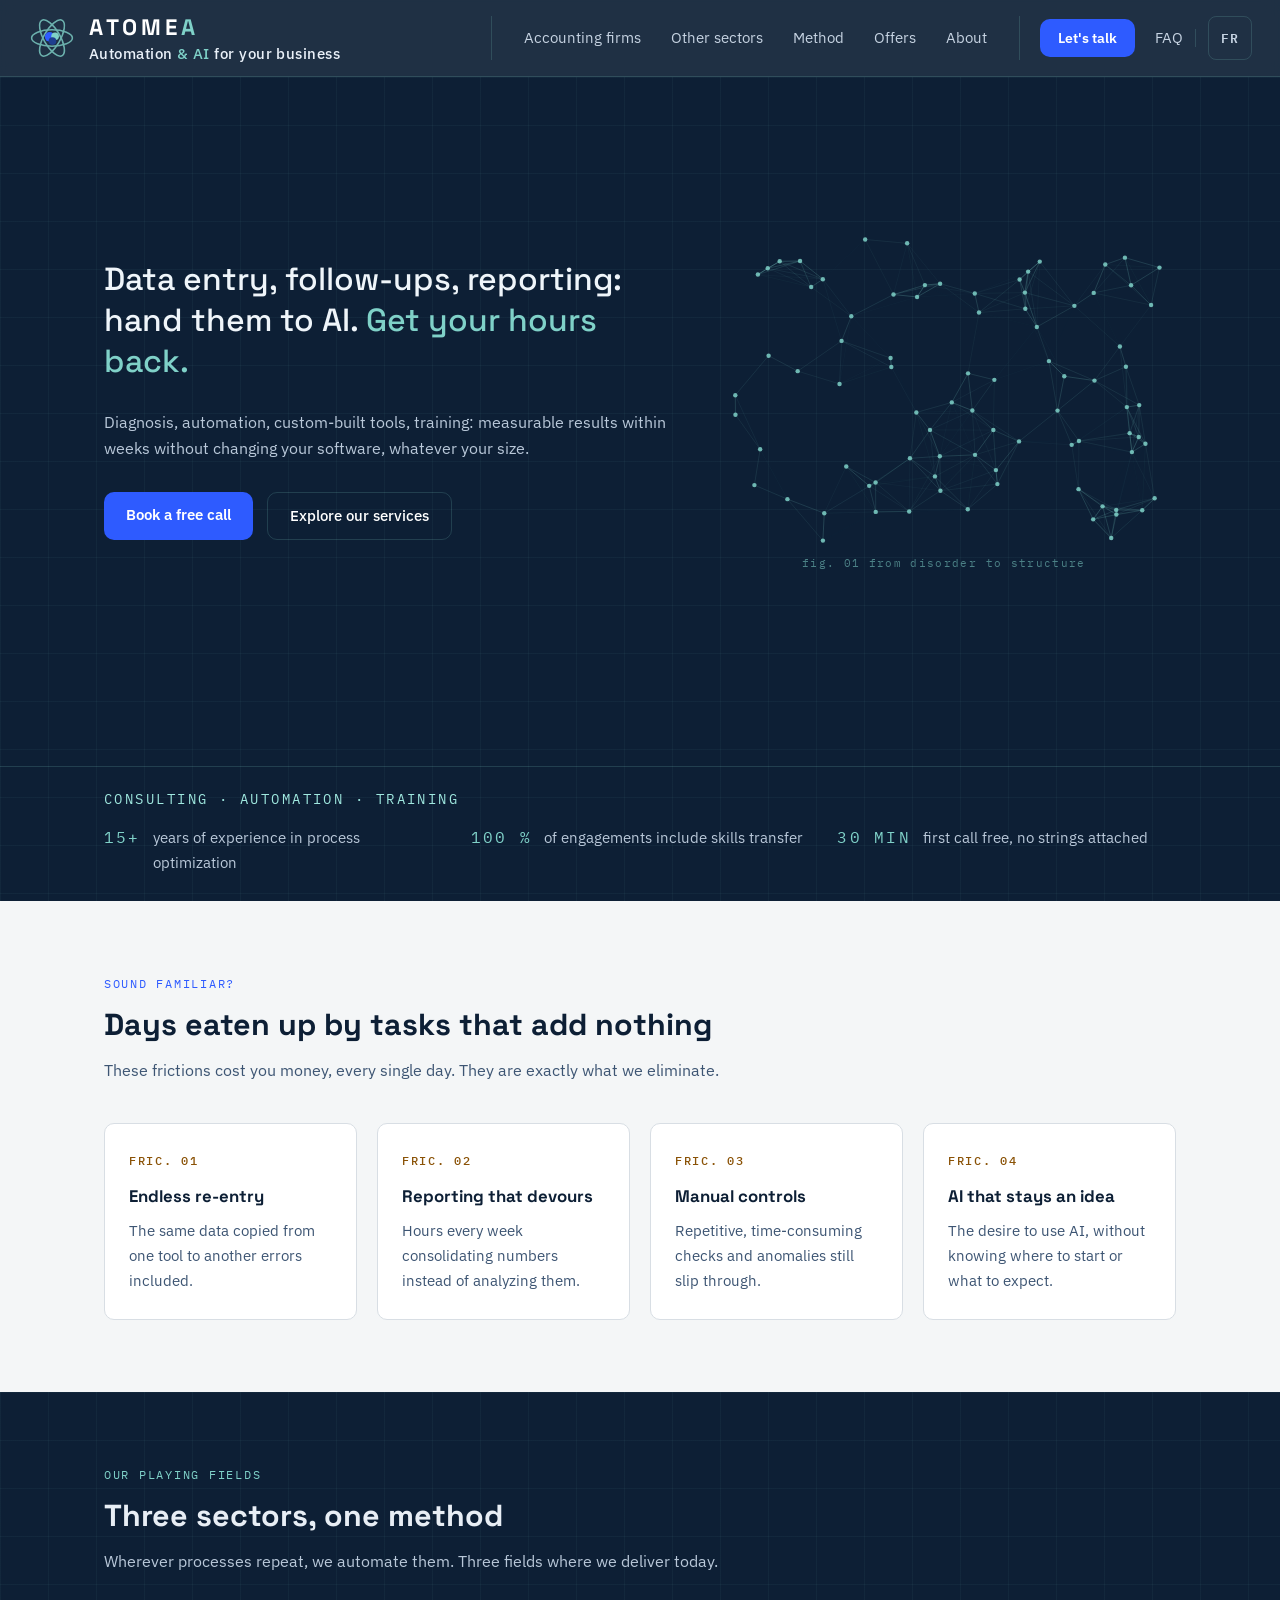
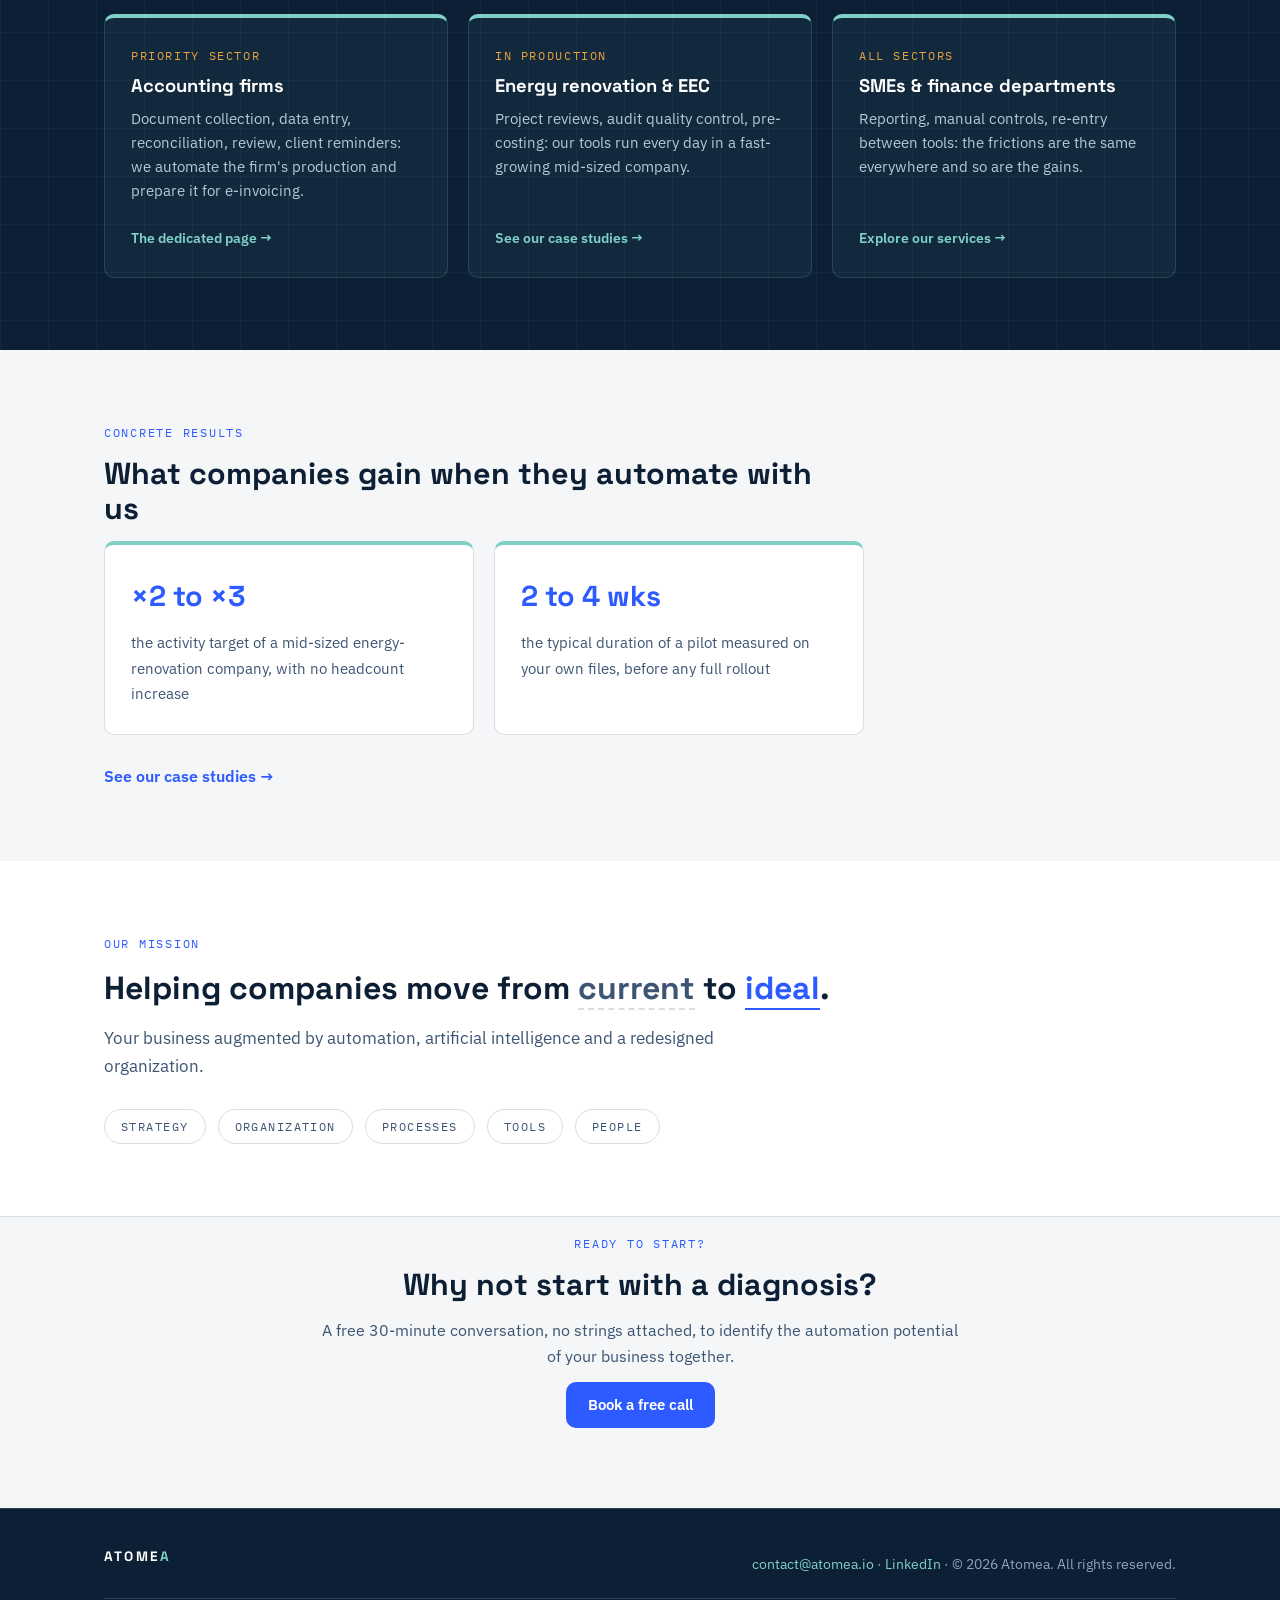
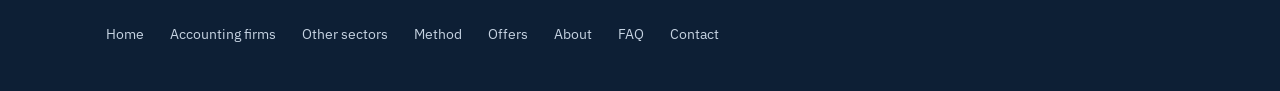
<file: index.html>
<!DOCTYPE html>
<html lang="fr">
<head>
<meta charset="UTF-8">
<meta name="viewport" content="width=device-width, initial-scale=1.0">
<title>Atomea Conseil, automatisation & IA d'entreprise</title>
<meta name="description" content="Atomea accompagne les entreprises dans la transformation de leur organisation grâce à l'automatisation et à l'intelligence artificielle. Conseil, outils sur mesure, formation.">
<!-- Open Graph mettre à jour og:url et og:image lors du passage au domaine custom -->
<meta property="og:type" content="website">
<meta property="og:title" content="Atomea Conseil, automatisation & IA d'entreprise">
<meta property="og:description" content="Saisie, relances, reporting : déléguez ça à l'IA. Diagnostic, automatisation, outils sur mesure, formation des résultats mesurables en quelques semaines.">
<meta property="og:url" content="https://atomea.io/index.html">
<meta property="og:image" content="https://atomea.io/og-image.png">
<meta name="twitter:card" content="summary_large_image">
<link rel="icon" type="image/png" href="logo.png?v=1">
<link rel="apple-touch-icon" href="logo.png">
<link rel="preconnect" href="https://fonts.googleapis.com">
<link rel="preconnect" href="https://fonts.gstatic.com" crossorigin>
<link href="https://fonts.googleapis.com/css2?family=Space+Grotesk:wght@400;500;700&family=IBM+Plex+Sans:wght@400;500;600&family=IBM+Plex+Mono:wght@400;500&display=swap" rel="stylesheet">
<link rel="stylesheet" href="styles.css?v=20260720b">
</head>
<body>

<header>
  <div class="wrap nav">
    <a class="logo" href="index.html" aria-label="Atomea accueil"><svg class="logo-mark" viewBox="0 0 40 40" fill="none" aria-hidden="true"><g class="orbits" stroke="#7FD1C8" stroke-width="1.3" opacity=".8"><ellipse cx="20" cy="20" rx="17" ry="6.8"/><ellipse cx="20" cy="20" rx="17" ry="6.8" transform="rotate(60 20 20)"/><ellipse cx="20" cy="20" rx="17" ry="6.8" transform="rotate(120 20 20)"/></g><circle cx="18" cy="19" r="4" fill="#2E5BFF"/><circle cx="22.6" cy="18.6" r="3.2" fill="#7FD1C8"/><circle cx="20.4" cy="22.6" r="3.2" fill="#1E3E8F"/></svg><span class="logo-stack"><span class="logo-word">ATOME<span class="logo-accent">A</span></span><span class="logo-tag" data-i18n-html="logo_tag">Automatisation <em>& IA</em> pour votre entreprise</span></span></a>
    <div class="nav-right">
      <nav class="nav-links" aria-label="Navigation">
        <a href="experts-comptables.html"><span data-i18n="nav_ec">Experts-comptables</span></a>
        <a href="realisations.html"><span data-i18n="nav_cases">Autres secteurs</span></a>
        <a href="methode.html"><span data-i18n="nav_method">Méthode</span></a>
        <a href="services.html"><span data-i18n="nav_services">Offres</span></a>
        <a href="apropos.html"><span data-i18n="nav_about">À propos</span></a>
      </nav>
      <a class="cta-btn small" href="diagnostic.html" data-i18n="nav_cta">Échangeons</a>
      <button class="menu-btn" id="menu-btn" aria-label="Menu" aria-expanded="false"><span></span><span></span><span></span></button>
      <div class="lang-group"><a href="faq.html" class="faq-link">FAQ</a><span class="nav-sep" aria-hidden="true"></span><button class="lang-flag" id="lang-flag" aria-label="Switch to English">EN</button></div>
    </div>
  </div>
</header>

<nav class="mobile-nav" id="mobile-nav" aria-label="Navigation mobile">
  <a class="active" href="index.html" data-i18n="foot_home">Accueil</a>
  <a href="experts-comptables.html" data-i18n="nav_ec">Experts-comptables</a>
  <a href="realisations.html" data-i18n="nav_cases">Autres secteurs</a>
  <a href="methode.html" data-i18n="nav_method">Méthode</a>
  <a href="services.html" data-i18n="nav_services">Offres</a>
  <a href="apropos.html" data-i18n="nav_about">À propos</a>
  <a href="faq.html">FAQ</a>
  <a class="cta-btn" href="diagnostic.html" data-i18n="nav_cta">Échangeons</a>
</nav>

<main>

<!-- HERO -->
<div class="blueprint hero" id="top">
  <div class="wrap hero-grid">
    <div>
      <h1 data-i18n-html="hero_title">Saisie, relances, reporting : déléguez ça à l'IA. <em>Récupérez vos heures.</em></h1>
      <p data-i18n="hero_sub">Diagnostic, automatisation, outils sur mesure, formation : des résultats mesurables en quelques semaines sans changer vos logiciels, quelle que soit votre taille.</p>
      <div class="hero-ctas">
        <a class="cta-btn" href="diagnostic.html" data-i18n="hero_cta1">Réserver un échange gratuit</a>
        <a class="cta-ghost" href="services.html" data-i18n="hero_cta2">Découvrir nos services</a>
      </div>
    </div>
    <div>
      <canvas id="particles" aria-hidden="true"></canvas>
      <div class="hero-canvas-label" data-i18n="hero_canvas">fig. 01 du désordre à la structure</div>
    </div>
    <div class="hero-proof">
      <div class="hero-domains"><span class="mono" data-i18n="hero_eyebrow">Conseil · Automatisation · Formation</span></div>
      <div class="proof"><span class="mono">15+</span><span data-i18n="pr1">années d'expérience en optimisation de processus</span></div>
      <div class="proof"><span class="mono">100&nbsp;%</span><span data-i18n="pr2">des missions avec transfert de compétences inclus</span></div>
      <div class="proof"><span class="mono">30&nbsp;min</span><span data-i18n="pr3">de premier échange gratuit et sans engagement</span></div>
    </div>
  </div>
</div>

<!-- FRICTIONS -->
<section id="frictions">
  <div class="wrap">
    <span class="mono eyebrow" data-i18n="fric_eyebrow">Vous reconnaissez-vous ?</span>
    <h2 data-i18n="fric_title">Des journées mangées par des tâches qui n'apportent rien</h2>
    <p class="lead" data-i18n="fric_lead">Ces frictions coûtent cher, tous les jours. Ce sont exactement celles que nous éliminons.</p>
    <div class="cards-4">
      <div class="friction"><span class="mono" data-i18n="fric1_tag">friction 01</span><strong data-i18n="fric1_t">La ressaisie permanente</strong><p data-i18n="fric1_p">Les mêmes données copiées d'un outil à l'autre, avec les erreurs qui vont avec.</p></div>
      <div class="friction"><span class="mono" data-i18n="fric2_tag">friction 02</span><strong data-i18n="fric2_t">Le reporting qui dévore</strong><p data-i18n="fric2_p">Des heures chaque semaine à consolider des chiffres au lieu de les analyser.</p></div>
      <div class="friction"><span class="mono" data-i18n="fric3_tag">friction 03</span><strong data-i18n="fric3_t">Les contrôles manuels</strong><p data-i18n="fric3_p">Des vérifications répétitives, chronophages et pourtant des anomalies qui passent.</p></div>
      <div class="friction"><span class="mono" data-i18n="fric4_tag">friction 04</span><strong data-i18n="fric4_t">L'IA qui reste une idée</strong><p data-i18n="fric4_p">L'envie d'utiliser l'IA, sans savoir par où commencer ni quoi en attendre concrètement.</p></div>
    </div>
  </div>
</section>

<!-- NOS TERRAINS -->
<div class="blueprint" id="terrains">
  <section>
  <div class="wrap">
    <span class="mono eyebrow" data-i18n="ter_eyebrow">Nos terrains</span>
    <h2 data-i18n="ter_title">Trois terrains, une même méthode</h2>
    <p class="lead" data-i18n="ter_lead">Partout où des processus se répètent, nous les automatisons. Trois terrains où nous livrons aujourd'hui.</p>
    <div class="terrains-grid">
      <a class="terrain" href="experts-comptables.html">
        <span class="mono" data-i18n="ter1_tag">secteur prioritaire</span>
        <h3 data-i18n="ter1_t">Cabinets d'expertise comptable</h3>
        <p data-i18n="ter1_p">Collecte des pièces, saisie, lettrage, révision, relances clients : nous automatisons la production du cabinet et le préparons à la facturation électronique.</p>
        <span class="go" data-i18n="ter1_go">La page dédiée →</span>
      </a>
      <a class="terrain" href="realisations.html">
        <span class="mono" data-i18n="ter2_tag">en production</span>
        <h3 data-i18n="ter2_t">Rénovation énergétique & CEE</h3>
        <p data-i18n="ter2_p">Revues de projets, contrôle qualité des audits, pré-chiffrage : nos outils tournent chaque jour chez une entreprise de taille moyenne en pleine croissance.</p>
        <span class="go" data-i18n="ter2_go">Voir les réalisations →</span>
      </a>
      <a class="terrain" href="services.html">
        <span class="mono" data-i18n="ter3_tag">tous secteurs</span>
        <h3 data-i18n="ter3_t">PME & directions financières</h3>
        <p data-i18n="ter3_p">Reporting, contrôles manuels, ressaisie entre outils : les frictions sont les mêmes partout et les gains aussi.</p>
        <span class="go" data-i18n="ter3_go">Découvrir nos services →</span>
      </a>
    </div>
  </div>
  </section>
</div>

<!-- RÉSULTATS -->
<section id="resultats">
  <div class="wrap">
    <span class="mono eyebrow" data-i18n="res_eyebrow">Résultats concrets</span>
    <h2 data-i18n="res_title">Ce que gagnent les entreprises qui automatisent avec nous</h2>
    <div class="results-grid cols-2">
      <div class="result-card"><span class="big" data-i18n="res2_n">×2 à ×3</span><p data-i18n="res2">c'est l'objectif d'activité d'une entreprise de taille moyenne de la rénovation énergétique, à effectif constant</p></div>
      <div class="result-card"><span class="big" data-i18n="res3_n">2 à 4 sem.</span><p data-i18n="res3">c'est le délai type d'un pilote mesuré sur vos propres dossiers, avant tout déploiement</p></div>
    </div>
    <a class="results-link" href="realisations.html" data-i18n="res_link">Voir les réalisations →</a>
  </div>
</section>

<!-- MISSION -->
<section class="mission" id="mission">
  <div class="wrap">
    <span class="mono eyebrow" data-i18n="mi_eyebrow">Notre mission</span>
    <p class="mission-text" data-i18n-html="mi_text">Aider les entreprises à passer de <span class="from">l'actuel</span> à <span class="to">l'idéal</span>.</p>
    <p class="mission-sub" data-i18n="mi_sub">Votre entreprise augmentée par l'automatisation, l'intelligence artificielle et une organisation repensée.</p>
    <div class="mission-levers">
      <span class="lever" data-i18n="mi_lever1">Stratégie</span>
      <span class="lever" data-i18n="mi_lever3">Organisation</span>
      <span class="lever" data-i18n="mi_lever4">Processus</span>
      <span class="lever" data-i18n="mi_lever2">Outils</span>
      <span class="lever" data-i18n="mi_lever5">Équipes</span>
    </div>
  </div>
</section>

<!-- CTA FINAL -->
<section class="final">
  <div class="wrap">
    <span class="mono eyebrow" data-i18n="cta_eyebrow">Prêt à commencer ?</span>
    <h2 data-i18n="cta_title">Et si on commençait par un diagnostic ?</h2>
    <p class="lead" data-i18n="cta_lead">30 minutes d'échange, sans engagement, pour identifier ensemble le potentiel d'automatisation de votre activité.</p>
    <div class="hero-ctas">
      <a class="cta-btn" href="diagnostic.html" data-i18n="cta_btn">Réserver un échange gratuit</a>
    </div>
  </div>
</section>

</main>

<footer>
  <div class="wrap">
    <div class="foot-row">
      <div><strong style="color:#fff;font-family:'Space Grotesk',sans-serif;letter-spacing:.16em">ATOME<span style="color:#7FD1C8">A</span></strong></div>
      <div><a href="mailto:contact@atomea.io">contact@atomea.io</a> · <a href="https://www.linkedin.com/in/aymeric-barre-b928955/" target="_blank" rel="noopener">LinkedIn</a> · <span data-i18n="foot_legal">© 2026 Atomea. Tous droits réservés.</span></div>
    </div>
    <nav class="foot-nav" aria-label="Navigation pied de page">
      <a href="index.html" data-i18n="foot_home">Accueil</a>
      <a href="experts-comptables.html" data-i18n="nav_ec">Experts-comptables</a>
      <a href="realisations.html" data-i18n="nav_cases">Autres secteurs</a>
      <a href="methode.html" data-i18n="nav_method">Méthode</a>
      <a href="services.html" data-i18n="nav_services">Offres</a>
      <a href="apropos.html" data-i18n="nav_about">À propos</a>
      <a href="faq.html">FAQ</a>
      <a href="contact.html" data-i18n="foot_contact">Contact</a>
    </nav>
  </div>
</footer>

<script src="app.js?v=20260713"></script>
</body>
</html>
</file>
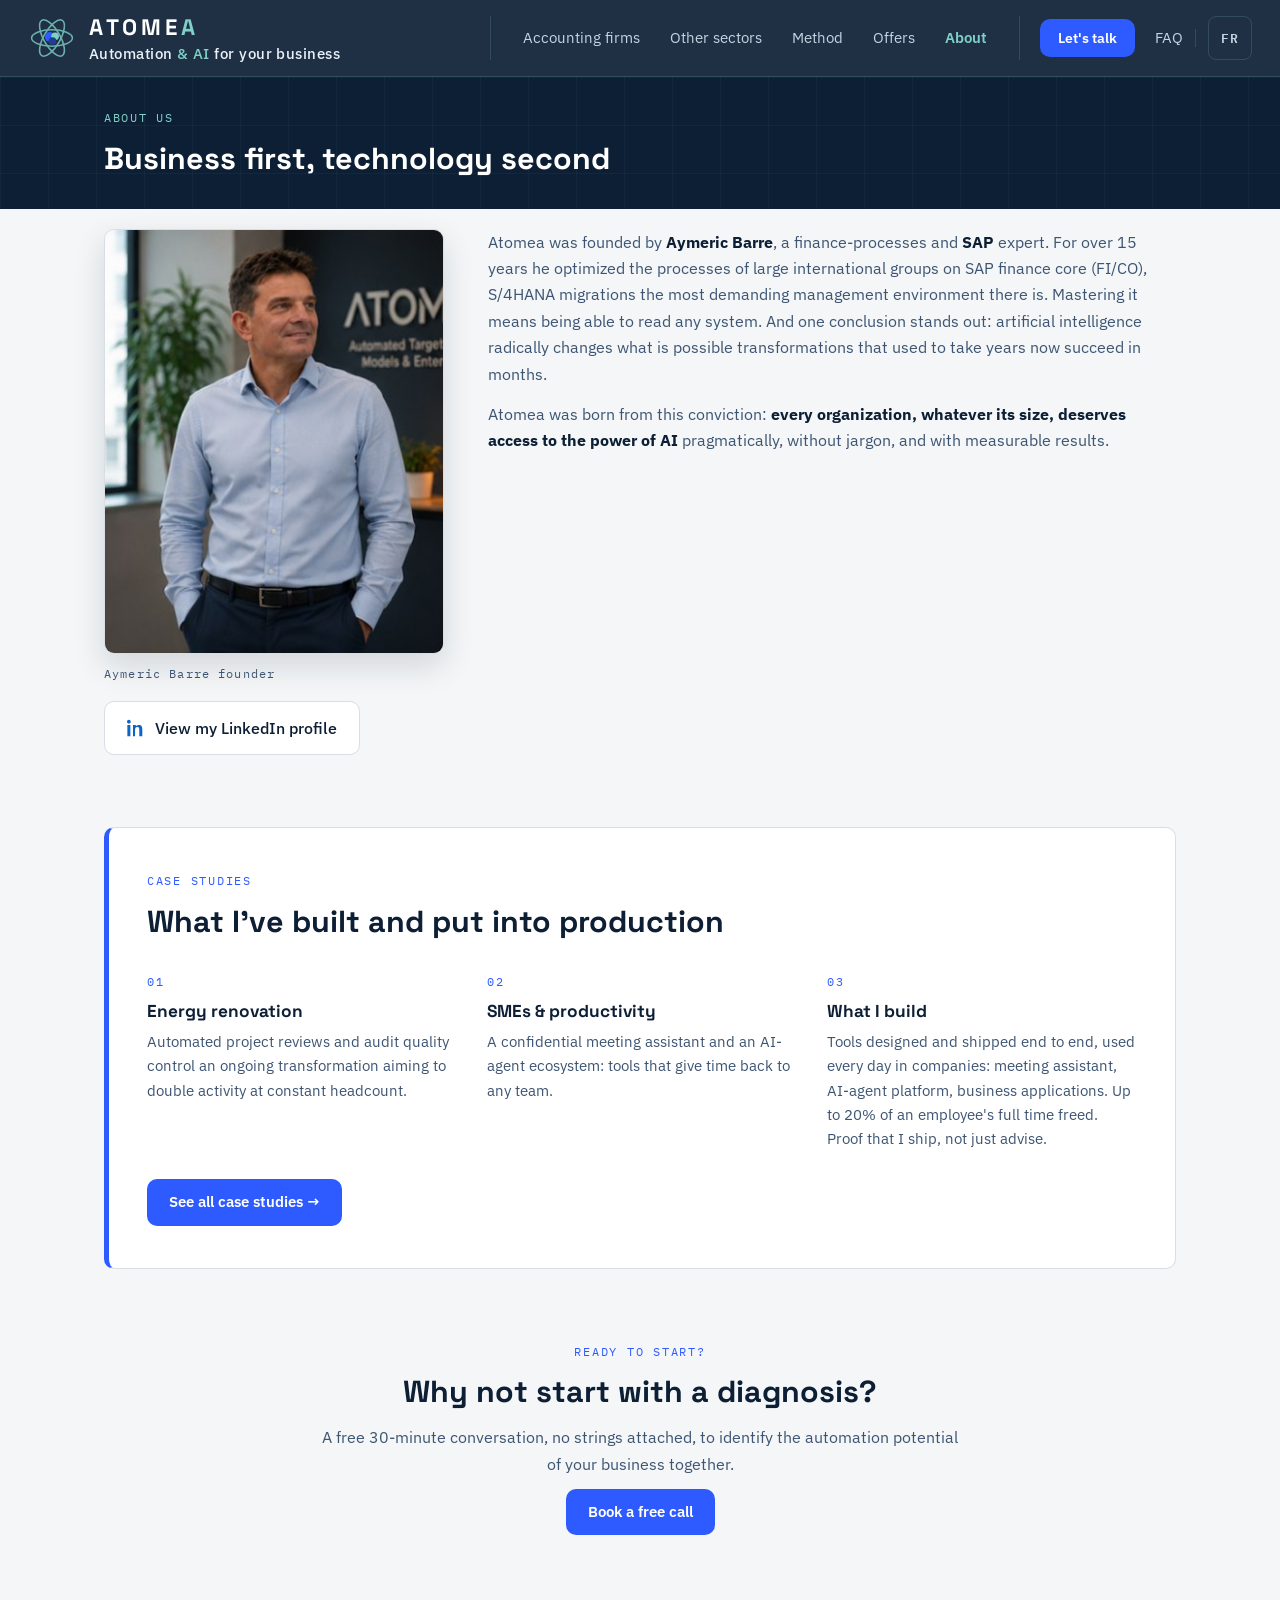
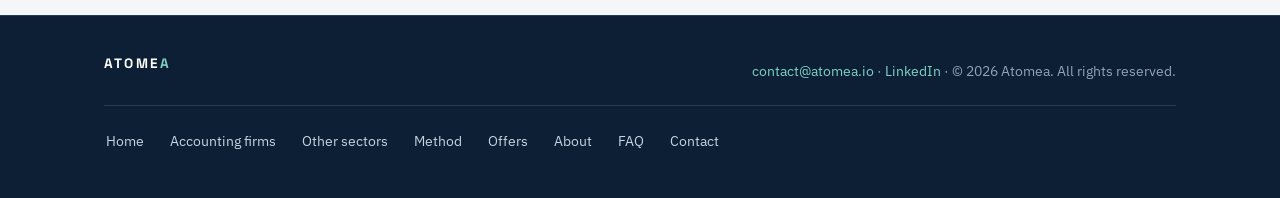
<file: apropos.html>
<!DOCTYPE html>
<html lang="fr">
<head>
<meta charset="UTF-8">
<meta name="viewport" content="width=device-width, initial-scale=1.0">
<title>À propos Atomea</title>
<meta name="description" content="Atomea, fondée par Aymeric Barre : le métier d'abord, la technologie ensuite. L'IA accessible à chaque organisation, avec pragmatisme.">
<!-- Open Graph mettre à jour og:url et og:image lors du passage au domaine custom -->
<meta property="og:type" content="website">
<meta property="og:title" content="À propos Atomea">
<meta property="og:description" content="Fondé par Aymeric Barre, expert des processus finance et de SAP (FI/CO, S/4HANA) : le métier d'abord, la technologie ensuite.">
<meta property="og:url" content="https://atomea.io/apropos.html">
<meta property="og:image" content="https://atomea.io/og-image.png">
<meta name="twitter:card" content="summary_large_image">
<link rel="icon" type="image/png" href="logo.png?v=1">
<link rel="apple-touch-icon" href="logo.png">
<link rel="preconnect" href="https://fonts.googleapis.com">
<link rel="preconnect" href="https://fonts.gstatic.com" crossorigin>
<link href="https://fonts.googleapis.com/css2?family=Space+Grotesk:wght@400;500;700&family=IBM+Plex+Sans:wght@400;500;600&family=IBM+Plex+Mono:wght@400;500&display=swap" rel="stylesheet">
<link rel="stylesheet" href="styles.css?v=20260720b">
</head>
<body>

<header>
  <div class="wrap nav">
    <a class="logo" href="index.html" aria-label="Atomea accueil"><svg class="logo-mark" viewBox="0 0 40 40" fill="none" aria-hidden="true"><g class="orbits" stroke="#7FD1C8" stroke-width="1.3" opacity=".8"><ellipse cx="20" cy="20" rx="17" ry="6.8"/><ellipse cx="20" cy="20" rx="17" ry="6.8" transform="rotate(60 20 20)"/><ellipse cx="20" cy="20" rx="17" ry="6.8" transform="rotate(120 20 20)"/></g><circle cx="18" cy="19" r="4" fill="#2E5BFF"/><circle cx="22.6" cy="18.6" r="3.2" fill="#7FD1C8"/><circle cx="20.4" cy="22.6" r="3.2" fill="#1E3E8F"/></svg><span class="logo-stack"><span class="logo-word">ATOME<span class="logo-accent">A</span></span><span class="logo-tag" data-i18n-html="logo_tag">Automatisation <em>& IA</em> pour votre entreprise</span></span></a>
    <div class="nav-right">
      <nav class="nav-links" aria-label="Navigation">
        <a href="experts-comptables.html"><span data-i18n="nav_ec">Experts-comptables</span></a>
        <a href="realisations.html"><span data-i18n="nav_cases">Autres secteurs</span></a>
        <a href="methode.html"><span data-i18n="nav_method">Méthode</span></a>
        <a href="services.html"><span data-i18n="nav_services">Offres</span></a>
        <a class="active" href="apropos.html"><span data-i18n="nav_about">À propos</span></a>
      </nav>
      <a class="cta-btn small" href="diagnostic.html" data-i18n="nav_cta">Échangeons</a>
      <button class="menu-btn" id="menu-btn" aria-label="Menu" aria-expanded="false"><span></span><span></span><span></span></button>
      <div class="lang-group"><a href="faq.html" class="faq-link">FAQ</a><span class="nav-sep" aria-hidden="true"></span><button class="lang-flag" id="lang-flag" aria-label="Switch to English">EN</button></div>
    </div>
  </div>
</header>

<nav class="mobile-nav" id="mobile-nav" aria-label="Navigation mobile">
  <a href="index.html" data-i18n="foot_home">Accueil</a>
  <a href="experts-comptables.html" data-i18n="nav_ec">Experts-comptables</a>
  <a href="realisations.html" data-i18n="nav_cases">Autres secteurs</a>
  <a href="methode.html" data-i18n="nav_method">Méthode</a>
  <a href="services.html" data-i18n="nav_services">Offres</a>
  <a class="active" href="apropos.html" data-i18n="nav_about">À propos</a>
  <a href="faq.html">FAQ</a>
  <a class="cta-btn" href="diagnostic.html" data-i18n="nav_cta">Échangeons</a>
</nav>

<main>

<!-- À PROPOS -->
<div class="blueprint page-hero">
  <div class="wrap">
    <span class="mono eyebrow" data-i18n="ab_eyebrow">Qui sommes-nous</span>
    <h1 data-i18n="ab_title">Le métier d'abord, la technologie ensuite</h1>
  </div>
</div>

<section id="apropos">
  <div class="wrap">
    <div class="about-grid">
      <div>
        <img class="portrait" src="aymeric-barre.jpg" alt="Aymeric Barre, fondateur d'Atomea">
        <div class="portrait-caption" data-i18n="ab_caption">Aymeric Barre fondateur</div>
        <div class="contact-links left">
          <a href="https://www.linkedin.com/in/aymeric-barre-b928955/" target="_blank" rel="noopener"><svg viewBox="0 0 24 24" fill="#0A66C2" aria-hidden="true"><path d="M4.98 3.5C4.98 4.88 3.87 6 2.5 6S0 4.88 0 3.5 1.12 1 2.5 1s2.48 1.12 2.48 2.5zM.5 8h4V23h-4V8zm7.5 0h3.8v2.05h.05c.53-1 1.83-2.05 3.77-2.05 4.03 0 4.78 2.65 4.78 6.1V23h-4v-7.9c0-1.88-.03-4.3-2.62-4.3-2.62 0-3.02 2.05-3.02 4.16V23H8V8z"/></svg><span data-i18n="ab_li">Voir le profil LinkedIn</span></a>
        </div>
      </div>
      <div class="about">
        <p data-i18n="ab_p1">Atomea a été fondée par <strong>Aymeric Barre</strong>, expert des processus finance et <strong>SAP</strong>. Pendant plus de 15 ans, il a optimisé les processus de grands groupes internationaux sur SAP cœur finance (FI/CO), migrations S/4HANA l'environnement de gestion le plus exigeant du marché. Le maîtriser, c'est savoir lire tous les systèmes. Et un constat s'impose : l'intelligence artificielle change radicalement ce qui est possible des transformations qui prenaient des années aboutissent désormais en quelques mois.</p>
        <p data-i18n="ab_p2">Atomea est née de cette conviction : <strong>chaque organisation, quelle que soit sa taille, mérite d'accéder à la puissance de l'IA</strong> avec pragmatisme, sans jargon, et avec des résultats mesurables.</p>
      </div>
    </div>
  </div>
</section>

<!-- RÉALISATIONS EN BREF -->
<section id="reals" style="padding-top:0">
  <div class="wrap">
    <div class="niche-card">
      <span class="mono eyebrow" data-i18n="rb_eyebrow">Réalisations</span>
      <h2 data-i18n="rb_title">Ce que j'ai construit et mis en production</h2>
      <div class="niche-grid">
        <div class="niche-item"><span class="mono">01</span><h3 data-i18n="rb1_t">Rénovation énergétique</h3><p data-i18n="rb1_p">Revue de projets et contrôle qualité des audits automatisés une transformation en cours visant à doubler l'activité à effectif constant.</p></div>
        <div class="niche-item"><span class="mono">02</span><h3 data-i18n="rb2_t">PME &amp; productivité</h3><p data-i18n="rb2_p">Assistant de réunion confidentiel et écosystème d'agents IA : des outils qui rendent du temps à toute équipe.</p></div>
        <div class="niche-item"><span class="mono">03</span><h3 data-i18n="rb3_t">Ce que je construis</h3><p data-i18n="rb3_p">Des outils conçus et livrés de bout en bout, utilisés tous les jours en entreprise : assistant de réunion, plateforme d'agents IA, applications métier. Jusqu'à 20 % du temps plein d'un collaborateur libéré. La preuve que je livre, pas seulement que je conseille.</p></div>
      </div>
      <p style="margin-top:28px"><a class="cta-btn" href="realisations.html" data-i18n="rb_cta">Voir toutes les réalisations →</a></p>
    </div>
  </div>
</section>

<!-- CTA FINAL -->
<section class="final" style="padding-top:0">
  <div class="wrap">
    <span class="mono eyebrow" data-i18n="cta_eyebrow">Prêt à commencer ?</span>
    <h2 data-i18n="cta_title">Et si on commençait par un diagnostic ?</h2>
    <p class="lead" data-i18n="cta_lead">30 minutes d'échange, sans engagement, pour identifier ensemble le potentiel d'automatisation de votre activité.</p>
    <div class="hero-ctas">
      <a class="cta-btn" href="diagnostic.html" data-i18n="cta_btn">Réserver un échange gratuit</a>
    </div>
  </div>
</section>

</main>

<footer>
  <div class="wrap">
    <div class="foot-row">
      <div><strong style="color:#fff;font-family:'Space Grotesk',sans-serif;letter-spacing:.16em">ATOME<span style="color:#7FD1C8">A</span></strong></div>
      <div><a href="mailto:contact@atomea.io">contact@atomea.io</a> · <a href="https://www.linkedin.com/in/aymeric-barre-b928955/" target="_blank" rel="noopener">LinkedIn</a> · <span data-i18n="foot_legal">© 2026 Atomea. Tous droits réservés.</span></div>
    </div>
    <nav class="foot-nav" aria-label="Navigation pied de page">
      <a href="index.html" data-i18n="foot_home">Accueil</a>
      <a href="experts-comptables.html" data-i18n="nav_ec">Experts-comptables</a>
      <a href="realisations.html" data-i18n="nav_cases">Autres secteurs</a>
      <a href="methode.html" data-i18n="nav_method">Méthode</a>
      <a href="services.html" data-i18n="nav_services">Offres</a>
      <a href="apropos.html" data-i18n="nav_about">À propos</a>
      <a href="faq.html">FAQ</a>
      <a href="contact.html" data-i18n="foot_contact">Contact</a>
    </nav>
  </div>
</footer>

<script src="app.js?v=20260713"></script>
</body>
</html>
</file>
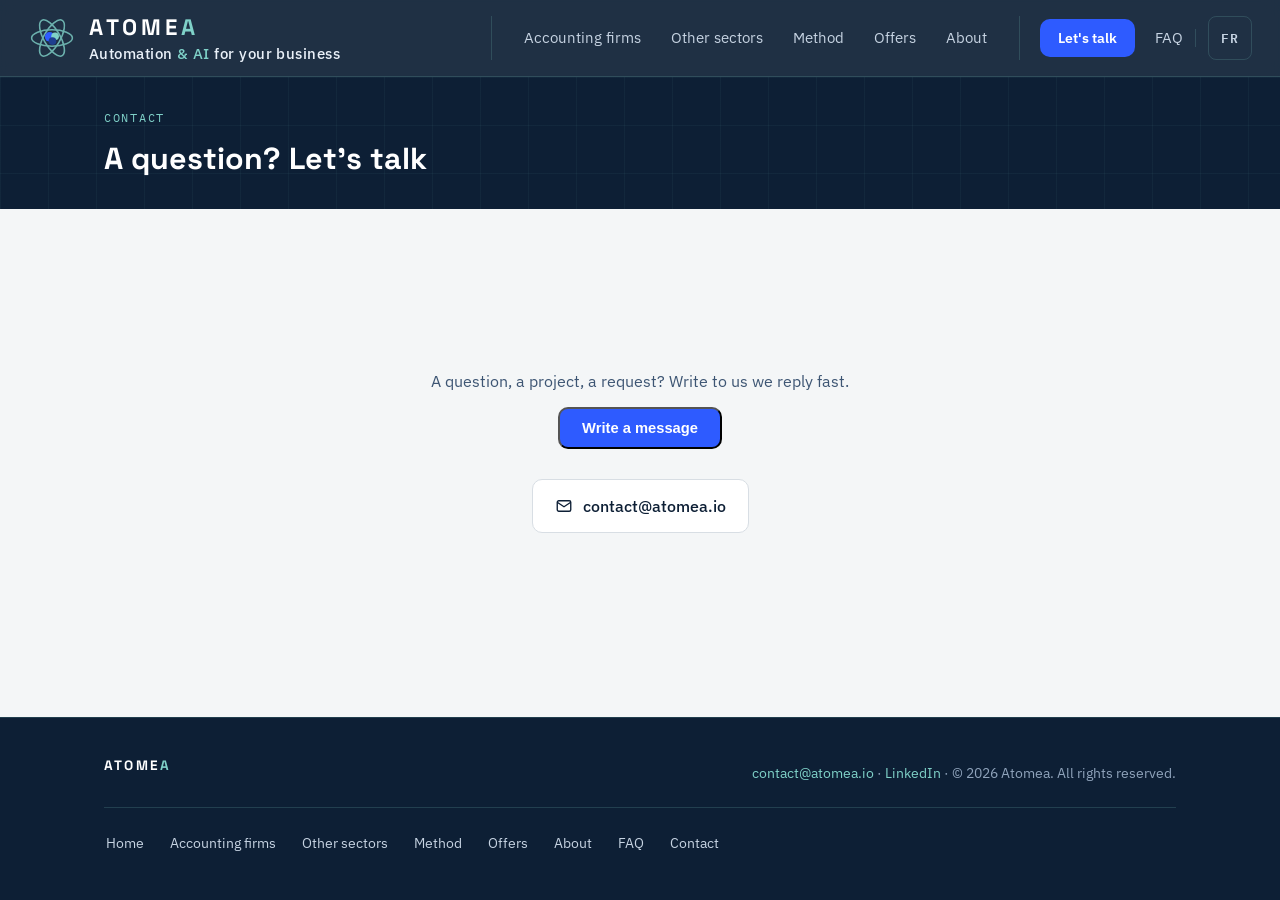
<file: contact.html>
<!DOCTYPE html>
<html lang="fr">
<head>
<meta charset="UTF-8">
<meta name="viewport" content="width=device-width, initial-scale=1.0">
<title>Contact Atomea</title>
<meta name="description" content="Réservez 30 minutes d'échange gratuit et sans engagement avec Atomea pour identifier le potentiel d'automatisation de votre activité.">
<!-- Open Graph mettre à jour og:url et og:image lors du passage au domaine custom -->
<meta property="og:type" content="website">
<meta property="og:title" content="Contact Atomea">
<meta property="og:description" content="30 minutes d'échange gratuit, sans engagement, pour identifier le potentiel d'automatisation de votre activité.">
<meta property="og:url" content="https://atomea.io/contact.html">
<meta property="og:image" content="https://atomea.io/og-image.png">
<meta name="twitter:card" content="summary_large_image">
<link rel="icon" type="image/png" href="logo.png?v=1">
<link rel="apple-touch-icon" href="logo.png">
<link rel="preconnect" href="https://fonts.googleapis.com">
<link rel="preconnect" href="https://fonts.gstatic.com" crossorigin>
<link href="https://fonts.googleapis.com/css2?family=Space+Grotesk:wght@400;500;700&family=IBM+Plex+Sans:wght@400;500;600&family=IBM+Plex+Mono:wght@400;500&display=swap" rel="stylesheet">
<link rel="stylesheet" href="styles.css?v=20260720b">
</head>
<body>

<header>
  <div class="wrap nav">
    <a class="logo" href="index.html" aria-label="Atomea accueil"><svg class="logo-mark" viewBox="0 0 40 40" fill="none" aria-hidden="true"><g class="orbits" stroke="#7FD1C8" stroke-width="1.3" opacity=".8"><ellipse cx="20" cy="20" rx="17" ry="6.8"/><ellipse cx="20" cy="20" rx="17" ry="6.8" transform="rotate(60 20 20)"/><ellipse cx="20" cy="20" rx="17" ry="6.8" transform="rotate(120 20 20)"/></g><circle cx="18" cy="19" r="4" fill="#2E5BFF"/><circle cx="22.6" cy="18.6" r="3.2" fill="#7FD1C8"/><circle cx="20.4" cy="22.6" r="3.2" fill="#1E3E8F"/></svg><span class="logo-stack"><span class="logo-word">ATOME<span class="logo-accent">A</span></span><span class="logo-tag" data-i18n-html="logo_tag">Automatisation <em>& IA</em> pour votre entreprise</span></span></a>
    <div class="nav-right">
      <nav class="nav-links" aria-label="Navigation">
        <a href="experts-comptables.html"><span data-i18n="nav_ec">Experts-comptables</span></a>
        <a href="realisations.html"><span data-i18n="nav_cases">Autres secteurs</span></a>
        <a href="methode.html"><span data-i18n="nav_method">Méthode</span></a>
        <a href="services.html"><span data-i18n="nav_services">Offres</span></a>
        <a href="apropos.html"><span data-i18n="nav_about">À propos</span></a>
      </nav>
      <a class="cta-btn small" href="diagnostic.html" data-i18n="nav_cta">Échangeons</a>
      <button class="menu-btn" id="menu-btn" aria-label="Menu" aria-expanded="false"><span></span><span></span><span></span></button>
      <div class="lang-group"><a href="faq.html" class="faq-link">FAQ</a><span class="nav-sep" aria-hidden="true"></span><button class="lang-flag" id="lang-flag" aria-label="Switch to English">EN</button></div>
    </div>
  </div>
</header>

<nav class="mobile-nav" id="mobile-nav" aria-label="Navigation mobile">
  <a href="index.html" data-i18n="foot_home">Accueil</a>
  <a href="experts-comptables.html" data-i18n="nav_ec">Experts-comptables</a>
  <a href="realisations.html" data-i18n="nav_cases">Autres secteurs</a>
  <a href="methode.html" data-i18n="nav_method">Méthode</a>
  <a href="services.html" data-i18n="nav_services">Offres</a>
  <a href="apropos.html" data-i18n="nav_about">À propos</a>
  <a href="faq.html">FAQ</a>
  <a class="cta-btn" href="diagnostic.html" data-i18n="nav_cta">Échangeons</a>
</nav>

<main>

<!-- CONTACT -->
<div class="blueprint page-hero">
  <div class="wrap">
    <span class="mono eyebrow" data-i18n="cc_eyebrow">Contact</span>
    <h1 data-i18n="cc_title">Une question ? Écrivons-nous</h1>
  </div>
</div>

<section class="final" id="contact" style="padding-top:56px">
  <div class="wrap">
    <p class="lead" data-i18n="cc_lead">Une question, un projet, une demande ? Écrivez-nous on vous répond vite.</p>
    <div class="hero-ctas">
      <button class="cta-btn" type="button" data-open-contact data-i18n="cc_open">Écrire un message</button>
    </div>
    <div class="contact-links">
      <a href="mailto:contact@atomea.io"><svg viewBox="0 0 24 24" fill="none" stroke="currentColor" stroke-width="1.8" aria-hidden="true"><rect x="3" y="5" width="18" height="14" rx="2"/><path d="M3 7l9 6 9-6"/></svg>contact@atomea.io</a>
    </div>
  </div>
</section>

</main>

<footer>
  <div class="wrap">
    <div class="foot-row">
      <div><strong style="color:#fff;font-family:'Space Grotesk',sans-serif;letter-spacing:.16em">ATOME<span style="color:#7FD1C8">A</span></strong></div>
      <div><a href="mailto:contact@atomea.io">contact@atomea.io</a> · <a href="https://www.linkedin.com/in/aymeric-barre-b928955/" target="_blank" rel="noopener">LinkedIn</a> · <span data-i18n="foot_legal">© 2026 Atomea. Tous droits réservés.</span></div>
    </div>
    <nav class="foot-nav" aria-label="Navigation pied de page">
      <a href="index.html" data-i18n="foot_home">Accueil</a>
      <a href="experts-comptables.html" data-i18n="nav_ec">Experts-comptables</a>
      <a href="realisations.html" data-i18n="nav_cases">Autres secteurs</a>
      <a href="methode.html" data-i18n="nav_method">Méthode</a>
      <a href="services.html" data-i18n="nav_services">Offres</a>
      <a href="apropos.html" data-i18n="nav_about">À propos</a>
      <a href="faq.html">FAQ</a>
      <a href="contact.html" data-i18n="foot_contact">Contact</a>
    </nav>
  </div>
</footer>

<script src="app.js?v=20260713"></script>
</body>
</html>
</file>
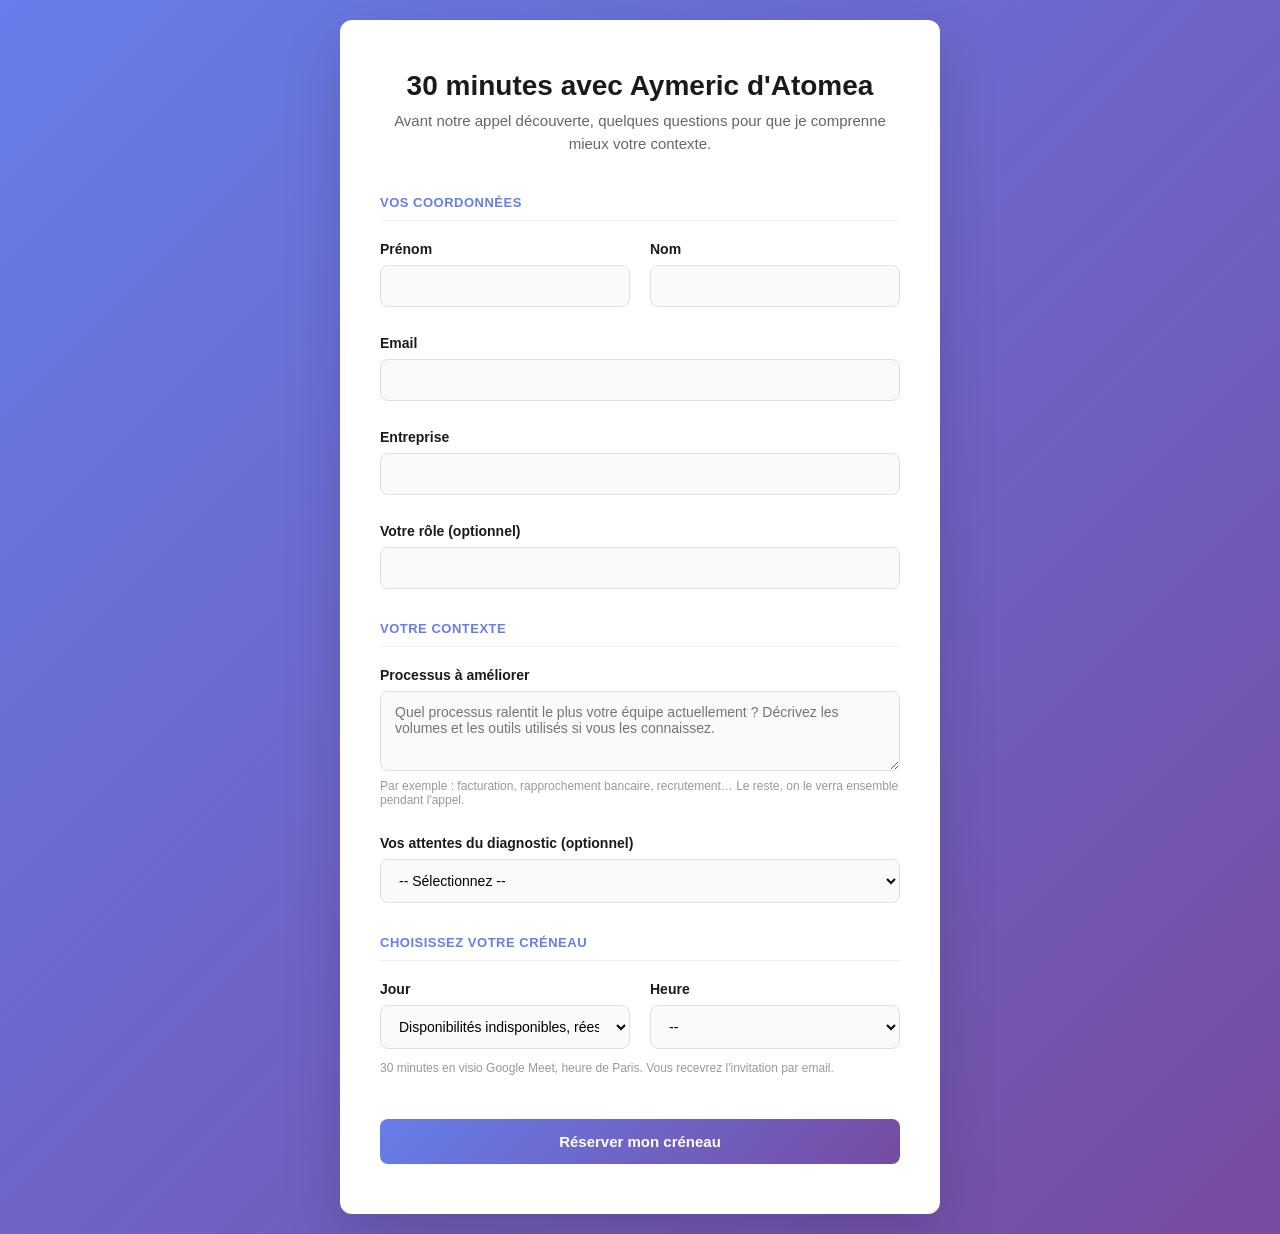
<file: diagnostic.html>
<!DOCTYPE html>
<html lang="fr">
<head>
    <meta charset="UTF-8">
    <meta name="viewport" content="width=device-width, initial-scale=1.0">
    <title>30 minutes avec Aymeric d'Atomea</title>
    <style>
        * {
            margin: 0;
            padding: 0;
            box-sizing: border-box;
        }

        body {
            font-family: -apple-system, BlinkMacSystemFont, 'Segoe UI', Roboto, Oxygen, Ubuntu, Cantarell, sans-serif;
            background: linear-gradient(135deg, #667eea 0%, #764ba2 100%);
            min-height: 100vh;
            display: flex;
            align-items: center;
            justify-content: center;
            padding: 20px;
        }

        .container {
            background: white;
            border-radius: 12px;
            box-shadow: 0 20px 60px rgba(0, 0, 0, 0.15);
            max-width: 600px;
            width: 100%;
            padding: 50px 40px;
        }

        .header {
            margin-bottom: 40px;
            text-align: center;
        }

        .header h1 {
            font-size: 28px;
            color: #1a1a1a;
            margin-bottom: 8px;
            font-weight: 700;
        }

        .header p {
            color: #666;
            font-size: 15px;
            line-height: 1.5;
        }

        .form-group {
            margin-bottom: 28px;
        }

        label {
            display: block;
            margin-bottom: 8px;
            font-weight: 600;
            color: #1a1a1a;
            font-size: 14px;
        }

        input[type="text"],
        input[type="email"],
        input[type="number"],
        select,
        textarea {
            width: 100%;
            padding: 12px 14px;
            border: 1.5px solid #e0e0e0;
            border-radius: 8px;
            font-size: 14px;
            font-family: inherit;
            transition: all 0.2s;
            background: #fafafa;
        }

        input[type="text"]:focus,
        input[type="email"]:focus,
        input[type="number"]:focus,
        select:focus,
        textarea:focus {
            outline: none;
            border-color: #667eea;
            background: white;
            box-shadow: 0 0 0 3px rgba(102, 126, 234, 0.1);
        }

        textarea {
            resize: vertical;
            min-height: 80px;
            font-family: inherit;
        }

        .section-title {
            font-size: 13px;
            font-weight: 700;
            color: #667eea;
            text-transform: uppercase;
            letter-spacing: 0.5px;
            margin-top: 32px;
            margin-bottom: 20px;
            padding-bottom: 10px;
            border-bottom: 1px solid #f0f0f0;
        }

        .two-columns {
            display: grid;
            grid-template-columns: 1fr 1fr;
            gap: 20px;
        }

        @media (max-width: 600px) {
            .two-columns {
                grid-template-columns: 1fr;
            }
        }

        button {
            width: 100%;
            padding: 14px 20px;
            background: linear-gradient(135deg, #667eea 0%, #764ba2 100%);
            color: white;
            border: none;
            border-radius: 8px;
            font-size: 15px;
            font-weight: 600;
            cursor: pointer;
            transition: all 0.3s;
            margin-top: 20px;
        }

        button:hover {
            transform: translateY(-2px);
            box-shadow: 0 10px 25px rgba(102, 126, 234, 0.3);
        }

        button:active {
            transform: translateY(0);
        }

        .helper-text {
            font-size: 12px;
            color: #999;
            margin-top: 4px;
        }

        .success-message {
            display: none;
            background: #d4edda;
            color: #155724;
            padding: 20px;
            border-radius: 8px;
            border: 1px solid #c3e6cb;
            text-align: center;
        }

        .success-message h2 {
            font-size: 18px;
            margin-bottom: 8px;
        }

        .success-message p {
            font-size: 14px;
        }
    </style>
</head>
<body>
    <div class="container">
        <div class="header">
            <h1>30 minutes avec Aymeric d'Atomea</h1>
            <p>Avant notre appel découverte, quelques questions pour que je comprenne mieux votre contexte.</p>
        </div>

        <div class="success-message" id="successMessage">
            <h2>✅ Rendez-vous confirmé !</h2>
            <p id="successDetail">Votre créneau est réservé. L'invitation Google Meet arrive dans votre boîte mail.</p>
        </div>

        <div class="success-message" id="errorMessage" style="background:#f8d7da;color:#721c24;border-color:#f5c6cb">
            <h2>⚠️ Réservation impossible</h2>
            <p id="errorDetail">Ce créneau vient d'être pris. Choisissez-en un autre.</p>
        </div>

        <form id="discoveryForm">
            <div class="section-title">Vos coordonnées</div>

            <div class="two-columns">
                <div class="form-group">
                    <label for="firstName">Prénom</label>
                    <input type="text" id="firstName" name="firstName" required>
                </div>

                <div class="form-group">
                    <label for="lastName">Nom</label>
                    <input type="text" id="lastName" name="lastName">
                </div>
            </div>

            <div class="form-group">
                <label for="email">Email</label>
                <input type="email" id="email" name="email" required>
            </div>

            <div class="form-group">
                <label for="company">Entreprise</label>
                <input type="text" id="company" name="company" required>
            </div>

            <div class="form-group">
                <label for="role">Votre rôle (optionnel)</label>
                <input type="text" id="role" name="role">
            </div>

            <div class="section-title">Votre contexte</div>

            <div class="form-group">
                <label for="process">Processus à améliorer</label>
                <textarea id="process" name="process" placeholder="Quel processus ralentit le plus votre équipe actuellement ? Décrivez les volumes et les outils utilisés si vous les connaissez." required></textarea>
                <div class="helper-text">Par exemple : facturation, rapprochement bancaire, recrutement… Le reste, on le verra ensemble pendant l'appel.</div>
            </div>

            <div class="form-group">
                <label for="expectations">Vos attentes du diagnostic (optionnel)</label>
                <select id="expectations" name="expectations">
                    <option value="">-- Sélectionnez --</option>
                    <option value="identifier-gains">Identifier les gains possibles (temps, coût)</option>
                    <option value="faisabilite-tech">Vérifier la faisabilité technique</option>
                    <option value="chiffrage">Avoir un chiffrage et une roadmap</option>
                    <option value="validation-decision">Valider une décision déjà prise</option>
                    <option value="budget-initial">Valider le budget initial</option>
                    <option value="autre-expectations">Autre</option>
                </select>
            </div>

            <div class="section-title">Choisissez votre créneau</div>

            <div class="two-columns">
                <div class="form-group">
                    <label for="slotDay">Jour</label>
                    <select id="slotDay" required>
                        <option value="">Chargement des disponibilités…</option>
                    </select>
                </div>

                <div class="form-group">
                    <label for="slotTime">Heure</label>
                    <select id="slotTime" required>
                        <option value="">--</option>
                    </select>
                </div>
            </div>
            <div class="helper-text" style="margin-top:-16px;margin-bottom:24px">30 minutes en visio Google Meet, heure de Paris. Vous recevrez l'invitation par email.</div>

            <button type="submit" id="submitBtn">Réserver mon créneau</button>
        </form>
    </div>

    <script>
        // ⚙️ URL de la Web App Google Apps Script (voir questionnaire-backend/DEPLOIEMENT.md)
        const APPS_SCRIPT_URL = 'https://script.google.com/a/macros/atomea.io/s/AKfycbzlO4u8GY-vYOpX_HdXdci5ZfH8gew8CIC81XRFYVPWrYLe_AXM5U-IznsRxUaaqjSr/exec';

        let slotsByDay = {};

        function fillTimes() {
            const daySelect = document.getElementById('slotDay');
            const timeSelect = document.getElementById('slotTime');
            const slots = slotsByDay[daySelect.value] || [];
            if (!daySelect.value) {
                timeSelect.innerHTML = '<option value="">Choisissez d\'abord un jour</option>';
                return;
            }
            timeSelect.innerHTML = '<option value="">-- Heure --</option>' +
                slots.map(iso => {
                    const t = new Date(iso).toLocaleTimeString('fr-FR', { timeZone: 'Europe/Paris', hour: '2-digit', minute: '2-digit' });
                    return `<option value="${iso}">${t}</option>`;
                }).join('');
        }
        document.getElementById('slotDay').addEventListener('change', fillTimes);

        // Charge les créneaux libres au chargement de la page
        async function loadSlots() {
            const daySelect = document.getElementById('slotDay');
            const timeSelect = document.getElementById('slotTime');
            try {
                const res = await fetch(APPS_SCRIPT_URL);
                const data = await res.json();
                if (!data.ok) throw new Error(data.error);

                slotsByDay = {};
                data.slots.forEach(iso => {
                    const d = new Date(iso);
                    const dayKey = d.toLocaleDateString('fr-FR', { timeZone: 'Europe/Paris', weekday: 'long', day: 'numeric', month: 'long' });
                    (slotsByDay[dayKey] = slotsByDay[dayKey] || []).push(iso);
                });

                daySelect.innerHTML = Object.keys(slotsByDay).map(day => `<option value="${day}">${day}</option>`).join('');
                // Présélectionne le premier jour et remplit ses heures : aucun état vide possible
                daySelect.selectedIndex = 0;
                fillTimes();
            } catch (err) {
                daySelect.innerHTML = '<option value="">Disponibilités indisponibles, réessayez plus tard</option>';
                timeSelect.innerHTML = '<option value="">--</option>';
                console.error('Chargement des créneaux impossible :', err);
            }
        }
        loadSlots();

        document.getElementById('discoveryForm').addEventListener('submit', async function(e) {
            e.preventDefault();

            const slot = document.getElementById('slotTime').value;
            if (!slot) {
                document.getElementById('errorDetail').textContent = 'Choisissez un jour et une heure pour votre rendez-vous.';
                document.getElementById('errorMessage').style.display = 'block';
                setTimeout(() => document.getElementById('errorMessage').style.display = 'none', 4000);
                return;
            }

            const formData = {
                firstName: document.getElementById('firstName').value,
                lastName: document.getElementById('lastName').value,
                email: document.getElementById('email').value,
                company: document.getElementById('company').value,
                role: document.getElementById('role').value,
                process: document.getElementById('process').value,
                expectations: document.getElementById('expectations').value,
                slot: slot,
                submittedAt: new Date().toISOString()
            };

            const btn = document.getElementById('submitBtn');
            btn.disabled = true;
            btn.textContent = 'Réservation en cours…';

            try {
                // text/plain = requête "simple" → pas de preflight CORS (requis par Apps Script)
                const res = await fetch(APPS_SCRIPT_URL, {
                    method: 'POST',
                    headers: { 'Content-Type': 'text/plain;charset=utf-8' },
                    body: JSON.stringify(formData)
                });
                const data = await res.json();

                if (data.ok) {
                    document.getElementById('successDetail').textContent =
                        'Rendez-vous confirmé le ' + data.dateLabel + '. L\'invitation Google Meet arrive dans votre boîte mail.';
                    document.getElementById('successMessage').style.display = 'block';
                    document.getElementById('discoveryForm').style.display = 'none';
                } else if (data.error === 'slot_taken') {
                    document.getElementById('errorDetail').textContent = 'Ce créneau vient d\'être réservé par quelqu\'un d\'autre. Choisissez-en un autre.';
                    document.getElementById('errorMessage').style.display = 'block';
                    loadSlots();
                    setTimeout(() => document.getElementById('errorMessage').style.display = 'none', 5000);
                } else {
                    throw new Error(data.error || 'unknown');
                }
            } catch (err) {
                console.error('Réservation échouée :', err);
                document.getElementById('errorDetail').textContent = 'Un problème est survenu. Écrivez-nous à contact@atomea.io et nous vous proposerons un créneau.';
                document.getElementById('errorMessage').style.display = 'block';
            } finally {
                btn.disabled = false;
                btn.textContent = 'Réserver mon créneau';
            }
        });
    </script>
</body>
</html>
</file>
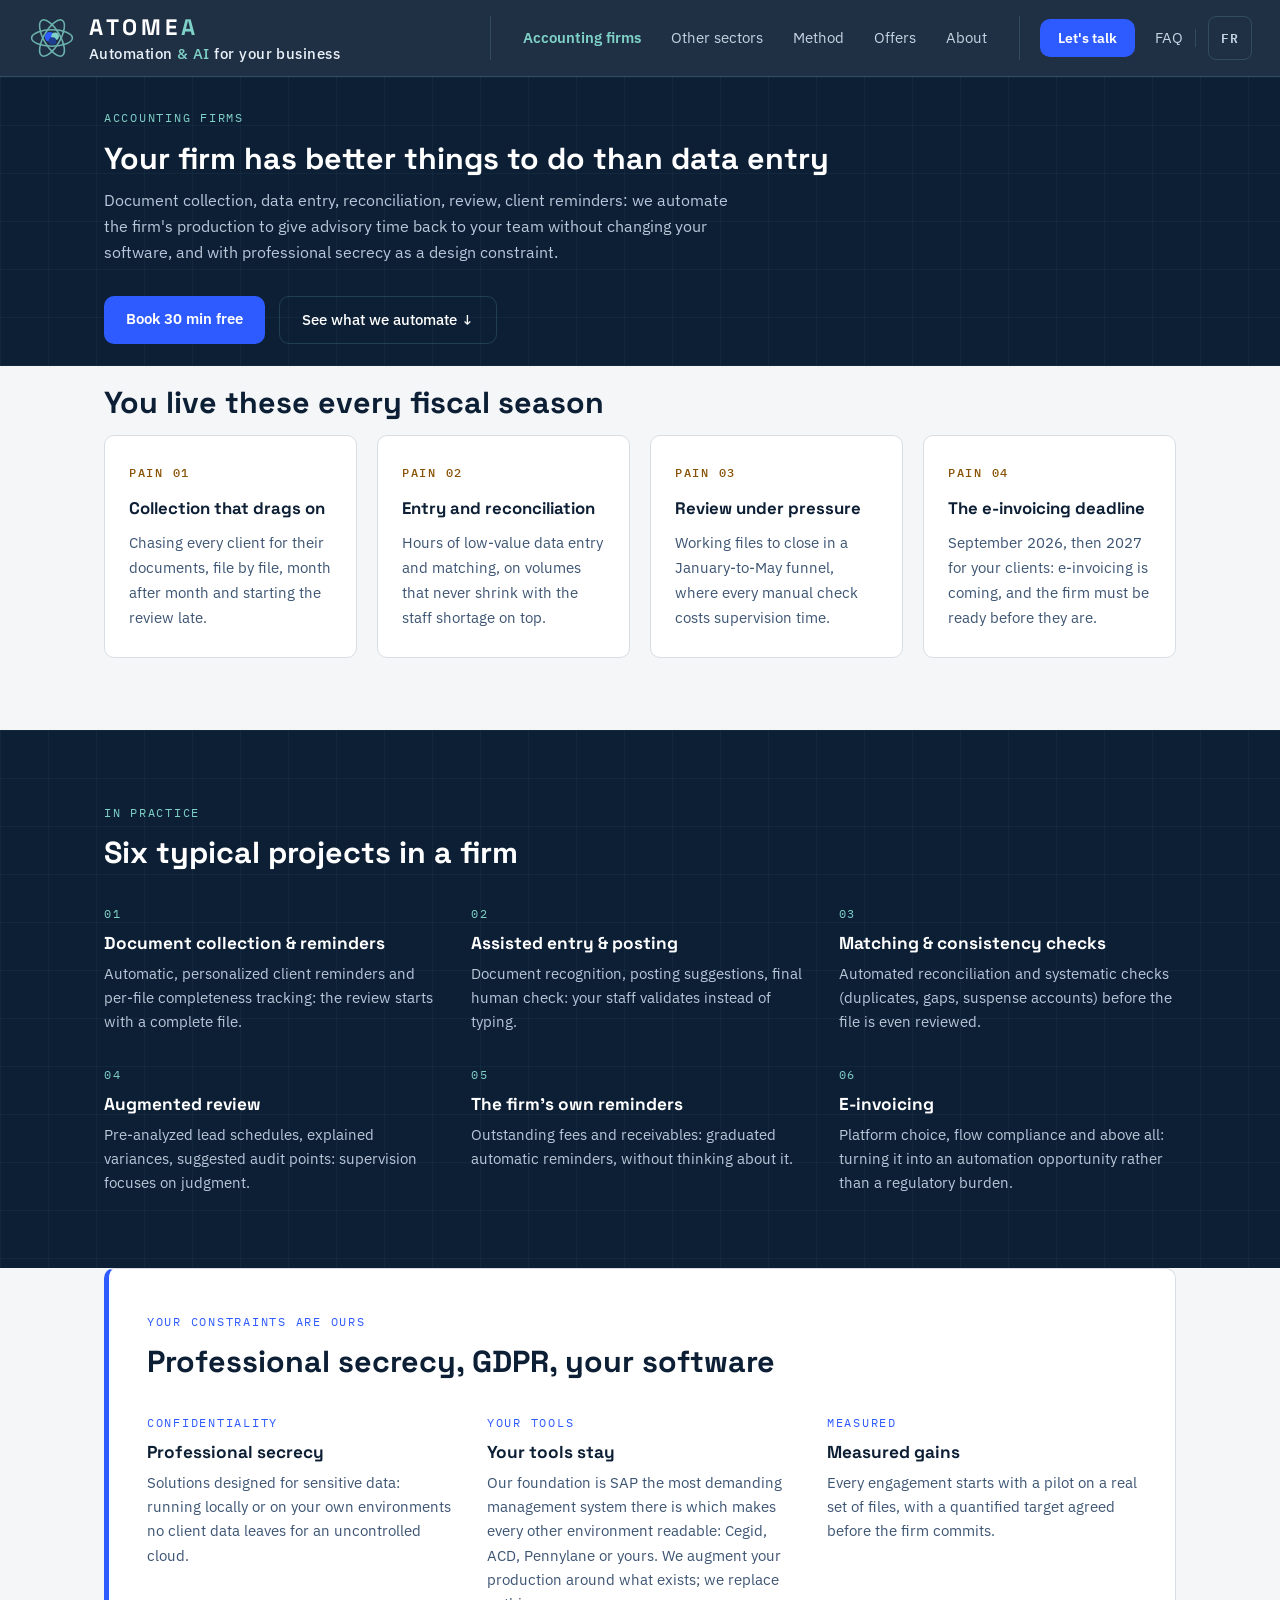
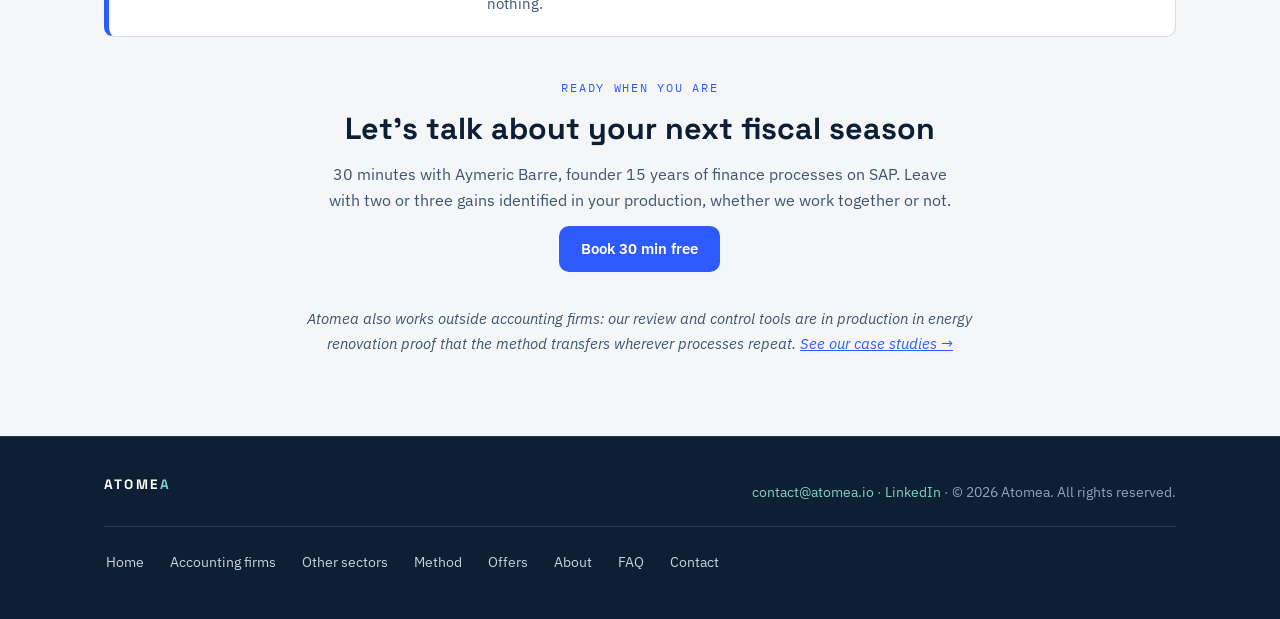
<file: experts-comptables.html>
<!DOCTYPE html>
<html lang="fr">
<head>
<meta charset="UTF-8">
<meta name="viewport" content="width=device-width, initial-scale=1.0">
<title>Automatisation & IA pour cabinets d'expertise comptable Atomea</title>
<meta name="description" content="Collecte des pièces, saisie, lettrage, révision, relances clients : Atomea automatise la production de votre cabinet et vous prépare à la facturation électronique sans changer vos logiciels.">
<!-- Open Graph mettre à jour og:url et og:image lors du passage au domaine custom -->
<meta property="og:type" content="website">
<meta property="og:title" content="Automatisation & IA pour cabinets d'expertise comptable Atomea">
<meta property="og:description" content="Collecte des pièces, saisie, lettrage, révision, relances : nous automatisons la production du cabinet et le préparons à la facturation électronique sans changer vos logiciels.">
<meta property="og:url" content="https://atomea.io/experts-comptables.html">
<meta property="og:image" content="https://atomea.io/og-image.png">
<meta name="twitter:card" content="summary_large_image">
<link rel="icon" type="image/png" href="logo.png?v=1">
<link rel="apple-touch-icon" href="logo.png">
<link rel="preconnect" href="https://fonts.googleapis.com">
<link rel="preconnect" href="https://fonts.gstatic.com" crossorigin>
<link href="https://fonts.googleapis.com/css2?family=Space+Grotesk:wght@400;500;700&family=IBM+Plex+Sans:wght@400;500;600&family=IBM+Plex+Mono:wght@400;500&display=swap" rel="stylesheet">
<link rel="stylesheet" href="styles.css?v=20260720b">
</head>
<body>

<header>
  <div class="wrap nav">
    <a class="logo" href="index.html" aria-label="Atomea accueil"><svg class="logo-mark" viewBox="0 0 40 40" fill="none" aria-hidden="true"><g class="orbits" stroke="#7FD1C8" stroke-width="1.3" opacity=".8"><ellipse cx="20" cy="20" rx="17" ry="6.8"/><ellipse cx="20" cy="20" rx="17" ry="6.8" transform="rotate(60 20 20)"/><ellipse cx="20" cy="20" rx="17" ry="6.8" transform="rotate(120 20 20)"/></g><circle cx="18" cy="19" r="4" fill="#2E5BFF"/><circle cx="22.6" cy="18.6" r="3.2" fill="#7FD1C8"/><circle cx="20.4" cy="22.6" r="3.2" fill="#1E3E8F"/></svg><span class="logo-stack"><span class="logo-word">ATOME<span class="logo-accent">A</span></span><span class="logo-tag" data-i18n-html="logo_tag">Automatisation <em>& IA</em> pour votre entreprise</span></span></a>
    <div class="nav-right">
      <nav class="nav-links" aria-label="Navigation">
        <a class="active" href="experts-comptables.html"><span data-i18n="nav_ec">Experts-comptables</span></a>
        <a href="realisations.html"><span data-i18n="nav_cases">Autres secteurs</span></a>
        <a href="methode.html"><span data-i18n="nav_method">Méthode</span></a>
        <a href="services.html"><span data-i18n="nav_services">Offres</span></a>
        <a href="apropos.html"><span data-i18n="nav_about">À propos</span></a>
      </nav>
      <a class="cta-btn small" href="diagnostic.html" data-i18n="nav_cta">Échangeons</a>
      <button class="menu-btn" id="menu-btn" aria-label="Menu" aria-expanded="false"><span></span><span></span><span></span></button>
      <div class="lang-group"><a href="faq.html" class="faq-link">FAQ</a><span class="nav-sep" aria-hidden="true"></span><button class="lang-flag" id="lang-flag" aria-label="Switch to English">EN</button></div>
    </div>
  </div>
</header>

<nav class="mobile-nav" id="mobile-nav" aria-label="Navigation mobile">
  <a href="index.html" data-i18n="foot_home">Accueil</a>
  <a class="active" href="experts-comptables.html" data-i18n="nav_ec">Experts-comptables</a>
  <a href="realisations.html" data-i18n="nav_cases">Autres secteurs</a>
  <a href="methode.html" data-i18n="nav_method">Méthode</a>
  <a href="services.html" data-i18n="nav_services">Offres</a>
  <a href="apropos.html" data-i18n="nav_about">À propos</a>
  <a href="faq.html">FAQ</a>
  <a class="cta-btn" href="diagnostic.html" data-i18n="nav_cta">Échangeons</a>
</nav>

<main>

<!-- HERO CABINETS -->
<div class="blueprint page-hero">
  <div class="wrap">
    <span class="mono eyebrow" data-i18n="ec_eyebrow">Cabinets d'expertise comptable</span>
    <h1 data-i18n="ec_title">Votre cabinet a mieux à faire que de la saisie</h1>
    <p class="lead" data-i18n="ec_lead">Collecte des pièces, saisie, lettrage, révision, relances clients : nous automatisons la production du cabinet pour rendre du temps de conseil à vos collaborateurs sans changer vos logiciels, et avec le secret professionnel comme contrainte de conception.</p>
    <div class="hero-ctas" style="margin-top:30px">
      <a class="cta-btn" href="diagnostic.html" data-i18n="ec_cta1">Réserver 30 min gratuit</a>
      <a class="cta-ghost" href="#chantiers" data-i18n="ec_cta2">Voir ce que nous automatisons ↓</a>
    </div>
  </div>
</div>

<!-- FRICTIONS CABINET -->
<section id="quotidien">
  <div class="wrap">
    <h2 data-i18n="ec_fric_title">Vous les vivez à chaque période fiscale</h2>
    <div class="cards-4">
      <div class="friction"><span class="mono" data-i18n="ec_f1_tag">friction 01</span><strong data-i18n="ec_f1_t">La collecte qui traîne</strong><p data-i18n="ec_f1_p">Relancer chaque client pour obtenir ses pièces, dossier par dossier, mois après mois et démarrer la révision en retard.</p></div>
      <div class="friction"><span class="mono" data-i18n="ec_f2_tag">friction 02</span><strong data-i18n="ec_f2_t">La saisie et le lettrage</strong><p data-i18n="ec_f2_p">Des heures de saisie et de lettrage à faible valeur, sur des volumes qui ne baissent jamais avec la pénurie de collaborateurs en prime.</p></div>
      <div class="friction"><span class="mono" data-i18n="ec_f3_tag">friction 03</span><strong data-i18n="ec_f3_t">La révision sous pression</strong><p data-i18n="ec_f3_p">Des dossiers de travail à boucler dans un entonnoir de janvier à mai, où chaque contrôle manuel coûte du temps de supervision.</p></div>
      <div class="friction"><span class="mono" data-i18n="ec_f4_tag">friction 04</span><strong data-i18n="ec_f4_t">L'échéance e-invoicing</strong><p data-i18n="ec_f4_p">Septembre 2026, puis 2027 pour vos clients : la facturation électronique arrive, et le cabinet doit être prêt avant eux.</p></div>
    </div>
  </div>
</section>

<!-- CHANTIERS -->
<div class="blueprint" id="chantiers">
  <section>
  <div class="wrap">
    <span class="mono eyebrow" data-i18n="ec_auto_eyebrow">Concrètement</span>
    <h2 style="color:#fff" data-i18n="ec_auto_title">Six chantiers types dans un cabinet</h2>
    <div class="niche-grid">
      <div class="niche-item"><span class="mono" style="color:var(--cyan)">01</span><h3 style="color:#fff" data-i18n="ec_a1_t">Collecte & relance des pièces</h3><p style="color:#B9C8D9" data-i18n="ec_a1_p">Relances automatiques et personnalisées des clients, suivi de complétude par dossier : la révision démarre avec un dossier complet.</p></div>
      <div class="niche-item"><span class="mono" style="color:var(--cyan)">02</span><h3 style="color:#fff" data-i18n="ec_a2_t">Saisie & imputation assistées</h3><p style="color:#B9C8D9" data-i18n="ec_a2_p">Reconnaissance des pièces, proposition d'imputation, contrôle humain final : le collaborateur valide au lieu de saisir.</p></div>
      <div class="niche-item"><span class="mono" style="color:var(--cyan)">03</span><h3 style="color:#fff" data-i18n="ec_a3_t">Lettrage & contrôles de cohérence</h3><p style="color:#B9C8D9" data-i18n="ec_a3_p">Lettrage automatisé et contrôles systématiques (doublons, écarts, comptes d'attente) avant même la revue du dossier.</p></div>
      <div class="niche-item"><span class="mono" style="color:var(--cyan)">04</span><h3 style="color:#fff" data-i18n="ec_a4_t">Révision augmentée</h3><p style="color:#B9C8D9" data-i18n="ec_a4_p">Feuilles maîtresses pré-analysées, variations expliquées, points d'audit suggérés : la supervision se concentre sur le jugement.</p></div>
      <div class="niche-item"><span class="mono" style="color:var(--cyan)">05</span><h3 style="color:#fff" data-i18n="ec_a5_t">Relances clients du cabinet</h3><p style="color:#B9C8D9" data-i18n="ec_a5_p">Encours et honoraires : relances graduées automatiques, sans y penser.</p></div>
      <div class="niche-item"><span class="mono" style="color:var(--cyan)">06</span><h3 style="color:#fff" data-i18n="ec_a6_t">Facturation électronique</h3><p style="color:#B9C8D9" data-i18n="ec_a6_p">Choix de la plateforme, mise en conformité des flux, et surtout : en faire une opportunité d'automatisation plutôt qu'une contrainte réglementaire.</p></div>
    </div>
  </div>
  </section>
</div>

<!-- RÉASSURANCE -->
<section id="contraintes" style="padding-top:0">
  <div class="wrap">
    <div class="niche-card">
      <span class="mono eyebrow" data-i18n="ec_re_eyebrow">Vos contraintes sont les nôtres</span>
      <h2 data-i18n="ec_re_title">Secret professionnel, RGPD, vos logiciels</h2>
      <div class="niche-grid">
        <div class="niche-item">
          <span class="mono" data-i18n="ec_r1_tag">Confidentialité</span>
          <h3 data-i18n="ec_r1_t">Secret professionnel</h3>
          <p data-i18n="ec_r1_p">Des solutions conçues pour la donnée sensible : fonctionnement en local ou sur vos environnements aucune donnée client ne part dans un cloud non maîtrisé.</p>
        </div>
        <div class="niche-item">
          <span class="mono" data-i18n="ec_r2_tag">Vos outils</span>
          <h3 data-i18n="ec_r2_t">Vos outils restent</h3>
          <p data-i18n="ec_r2_p">Notre socle, c'est SAP le système de gestion le plus exigeant du marché et il rend tous les autres environnements lisibles : Cegid, ACD, Pennylane ou le vôtre. Nous augmentons votre production autour de l'existant ; nous ne remplaçons rien.</p>
        </div>
        <div class="niche-item">
          <span class="mono" data-i18n="ec_r3_tag">Mesure</span>
          <h3 data-i18n="ec_r3_t">Des gains mesurés</h3>
          <p data-i18n="ec_r3_p">Chaque mission démarre par un pilote sur un périmètre réel de dossiers, avec un objectif chiffré convenu avant d'engager le cabinet.</p>
        </div>
      </div>
    </div>
  </div>
</section>

<!-- CTA FINAL -->
<section class="final">
  <div class="wrap">
    <span class="mono eyebrow" data-i18n="ec_fin_eyebrow">Quand vous voulez</span>
    <h2 data-i18n="ec_fin_title">Parlons de votre prochaine période fiscale</h2>
    <p class="lead" data-i18n="ec_fin_lead">30 minutes avec Aymeric Barre, fondateur 15 ans de processus finance sur SAP. Repartez avec deux ou trois gains identifiés dans votre production, que nous travaillions ensemble ou non.</p>
    <div class="hero-ctas">
      <a class="cta-btn" href="diagnostic.html" data-i18n="ec_fin_btn">Réserver 30 min gratuit</a>
    </div>
    <p class="bridge"><span data-i18n="ec_bridge">Atomea intervient aussi hors cabinets : nos outils de revue et de contrôle sont en production dans la rénovation énergétique la preuve que la méthode se transpose partout où des processus se répètent.</span> <a href="realisations.html" data-i18n="ec_bridge_link">Voir les réalisations →</a></p>
  </div>
</section>

</main>

<footer>
  <div class="wrap">
    <div class="foot-row">
      <div><strong style="color:#fff;font-family:'Space Grotesk',sans-serif;letter-spacing:.16em">ATOME<span style="color:#7FD1C8">A</span></strong></div>
      <div><a href="mailto:contact@atomea.io">contact@atomea.io</a> · <a href="https://www.linkedin.com/in/aymeric-barre-b928955/" target="_blank" rel="noopener">LinkedIn</a> · <span data-i18n="foot_legal">© 2026 Atomea. Tous droits réservés.</span></div>
    </div>
    <nav class="foot-nav" aria-label="Navigation pied de page">
      <a href="index.html" data-i18n="foot_home">Accueil</a>
      <a href="experts-comptables.html" data-i18n="nav_ec">Experts-comptables</a>
      <a href="realisations.html" data-i18n="nav_cases">Autres secteurs</a>
      <a href="methode.html" data-i18n="nav_method">Méthode</a>
      <a href="services.html" data-i18n="nav_services">Offres</a>
      <a href="apropos.html" data-i18n="nav_about">À propos</a>
      <a href="faq.html">FAQ</a>
      <a href="contact.html" data-i18n="foot_contact">Contact</a>
    </nav>
  </div>
</footer>

<script src="app.js?v=20260713"></script>
</body>
</html>
</file>
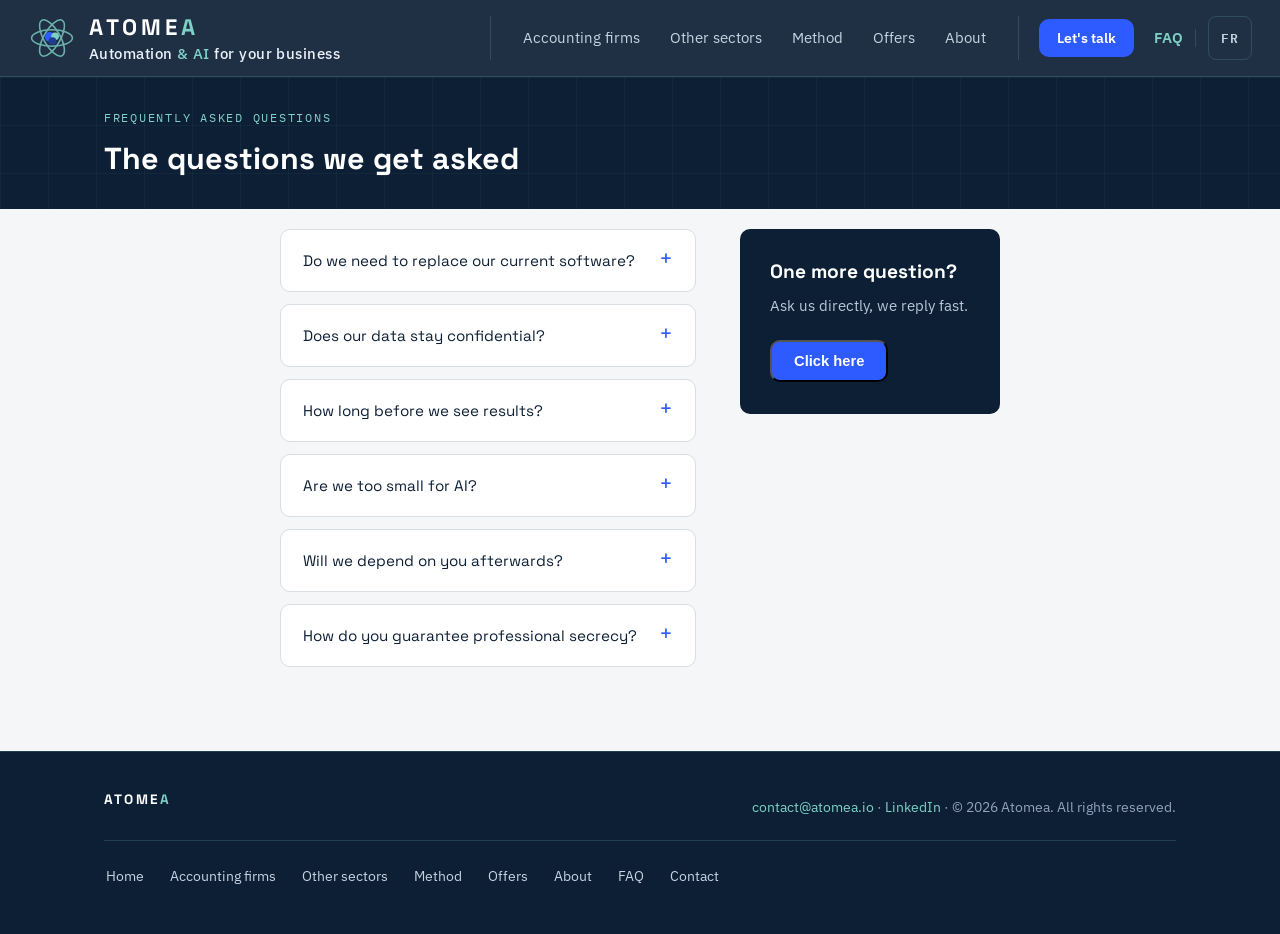
<file: faq.html>
<!DOCTYPE html>
<html lang="fr">
<head>
<meta charset="UTF-8">
<meta name="viewport" content="width=device-width, initial-scale=1.0">
<title>FAQ Atomea</title>
<meta name="description" content="Les réponses aux questions qu'on nous pose : logiciels existants, confidentialité des données, délais, taille d'entreprise, autonomie.">
<!-- Open Graph mettre à jour og:url et og:image lors du passage au domaine custom -->
<meta property="og:type" content="website">
<meta property="og:title" content="FAQ Atomea">
<meta property="og:description" content="Logiciels, confidentialité, délais, secret professionnel, facturation électronique : les réponses aux questions qu'on nous pose.">
<meta property="og:url" content="https://atomea.io/faq.html">
<meta property="og:image" content="https://atomea.io/og-image.png">
<meta name="twitter:card" content="summary_large_image">
<link rel="icon" type="image/png" href="logo.png?v=1">
<link rel="apple-touch-icon" href="logo.png">
<link rel="preconnect" href="https://fonts.googleapis.com">
<link rel="preconnect" href="https://fonts.gstatic.com" crossorigin>
<link href="https://fonts.googleapis.com/css2?family=Space+Grotesk:wght@400;500;700&family=IBM+Plex+Sans:wght@400;500;600&family=IBM+Plex+Mono:wght@400;500&display=swap" rel="stylesheet">
<link rel="stylesheet" href="styles.css?v=20260720b">
</head>
<body>

<header>
  <div class="wrap nav">
    <a class="logo" href="index.html" aria-label="Atomea accueil"><svg class="logo-mark" viewBox="0 0 40 40" fill="none" aria-hidden="true"><g class="orbits" stroke="#7FD1C8" stroke-width="1.3" opacity=".8"><ellipse cx="20" cy="20" rx="17" ry="6.8"/><ellipse cx="20" cy="20" rx="17" ry="6.8" transform="rotate(60 20 20)"/><ellipse cx="20" cy="20" rx="17" ry="6.8" transform="rotate(120 20 20)"/></g><circle cx="18" cy="19" r="4" fill="#2E5BFF"/><circle cx="22.6" cy="18.6" r="3.2" fill="#7FD1C8"/><circle cx="20.4" cy="22.6" r="3.2" fill="#1E3E8F"/></svg><span class="logo-stack"><span class="logo-word">ATOME<span class="logo-accent">A</span></span><span class="logo-tag" data-i18n-html="logo_tag">Automatisation <em>& IA</em> pour votre entreprise</span></span></a>
    <div class="nav-right">
      <nav class="nav-links" aria-label="Navigation">
        <a href="experts-comptables.html"><span data-i18n="nav_ec">Experts-comptables</span></a>
        <a href="realisations.html"><span data-i18n="nav_cases">Autres secteurs</span></a>
        <a href="methode.html"><span data-i18n="nav_method">Méthode</span></a>
        <a href="services.html"><span data-i18n="nav_services">Offres</span></a>
        <a href="apropos.html"><span data-i18n="nav_about">À propos</span></a>
      </nav>
      <a class="cta-btn small" href="diagnostic.html" data-i18n="nav_cta">Échangeons</a>
      <button class="menu-btn" id="menu-btn" aria-label="Menu" aria-expanded="false"><span></span><span></span><span></span></button>
      <div class="lang-group"><a href="faq.html" class="faq-link active">FAQ</a><span class="nav-sep" aria-hidden="true"></span><button class="lang-flag" id="lang-flag" aria-label="Switch to English">EN</button></div>
    </div>
  </div>
</header>

<nav class="mobile-nav" id="mobile-nav" aria-label="Navigation mobile">
  <a href="index.html" data-i18n="foot_home">Accueil</a>
  <a href="experts-comptables.html" data-i18n="nav_ec">Experts-comptables</a>
  <a href="realisations.html" data-i18n="nav_cases">Autres secteurs</a>
  <a href="methode.html" data-i18n="nav_method">Méthode</a>
  <a href="services.html" data-i18n="nav_services">Offres</a>
  <a href="apropos.html" data-i18n="nav_about">À propos</a>
  <a class="active" href="faq.html">FAQ</a>
  <a class="cta-btn" href="diagnostic.html" data-i18n="nav_cta">Échangeons</a>
</nav>

<main>

<!-- FAQ -->
<div class="blueprint page-hero" id="faq">
  <div class="wrap">
    <span class="mono eyebrow" data-i18n="faq_eyebrow">Questions fréquentes</span>
    <h1 data-i18n="faq_title">Les questions qu'on nous pose</h1>
  </div>
</div>

<section style="justify-content:flex-start">
  <div class="wrap">
    <div class="faq-layout">
    <div class="faq on-light">
        <details><summary data-i18n="faq1_q">Faut-il changer nos logiciels actuels ?</summary><p data-i18n="faq1_a">Non. Nous travaillons en priorité avec vos outils existants, que nous connectons et augmentons. Remplacer un système n'est envisagé que si c'est réellement la meilleure option pour vous.</p></details>
        <details><summary data-i18n="faq2_q">Nos données restent-elles confidentielles ?</summary><p data-i18n="faq2_a">Oui. Les solutions peuvent fonctionner en local ou sur vos environnements. La confidentialité est un critère de conception, pas une option.</p></details>
        <details><summary data-i18n="faq3_q">Combien de temps avant de voir des résultats ?</summary><p data-i18n="faq3_a">Vite. Les premières automatisations sont généralement en production en quelques semaines, pas en plusieurs mois. Et chaque mission démarre par un diagnostic court qui fixe des objectifs mesurables vous savez où vous allez avant de vous engager.</p></details>
        <details><summary data-i18n="faq4_q">Sommes-nous trop petits pour l'IA ?</summary><p data-i18n="faq4_a">Non. Les indépendants et les petites équipes sont souvent ceux qui gagnent le plus, le plus vite : moins de complexité, des résultats visibles en quelques semaines.</p></details>
        <details><summary data-i18n="faq5_q">Serons-nous dépendants de vous ensuite ?</summary><p data-i18n="faq5_a">Non c'est même l'inverse. Chaque mission inclut un transfert de compétences pour que vos équipes soient autonomes. Un accompagnement continu existe, mais il est optionnel.</p></details>
        <details><summary data-i18n="faq6_q">Comment garantissez-vous le secret professionnel ?</summary><p data-i18n="faq6_a">Nos solutions sont conçues pour la donnée sensible : elles peuvent fonctionner en local ou sur vos propres environnements, conformes RGPD dès la conception. Aucune donnée client ne part dans un cloud non maîtrisé c'est un critère de conception, pas une option.</p></details>
      </div>
    <aside class="faq-cta">
      <h3 data-i18n="faqcta_t">Une autre question ?</h3>
      <p data-i18n="faqcta_p">Posez-la nous directement, on vous répond vite.</p>
      <button class="cta-btn" type="button" data-open-contact data-i18n="faqcta_btn">Cliquez ici</button>
    </aside>
    </div>
  </div>
</section>

</main>

<footer>
  <div class="wrap">
    <div class="foot-row">
      <div><strong style="color:#fff;font-family:'Space Grotesk',sans-serif;letter-spacing:.16em">ATOME<span style="color:#7FD1C8">A</span></strong></div>
      <div><a href="mailto:contact@atomea.io">contact@atomea.io</a> · <a href="https://www.linkedin.com/in/aymeric-barre-b928955/" target="_blank" rel="noopener">LinkedIn</a> · <span data-i18n="foot_legal">© 2026 Atomea. Tous droits réservés.</span></div>
    </div>
    <nav class="foot-nav" aria-label="Navigation pied de page">
      <a href="index.html" data-i18n="foot_home">Accueil</a>
      <a href="experts-comptables.html" data-i18n="nav_ec">Experts-comptables</a>
      <a href="realisations.html" data-i18n="nav_cases">Autres secteurs</a>
      <a href="methode.html" data-i18n="nav_method">Méthode</a>
      <a href="services.html" data-i18n="nav_services">Offres</a>
      <a href="apropos.html" data-i18n="nav_about">À propos</a>
      <a href="faq.html">FAQ</a>
      <a href="contact.html" data-i18n="foot_contact">Contact</a>
    </nav>
  </div>
</footer>

<script src="app.js?v=20260713"></script>
</body>
</html>
</file>
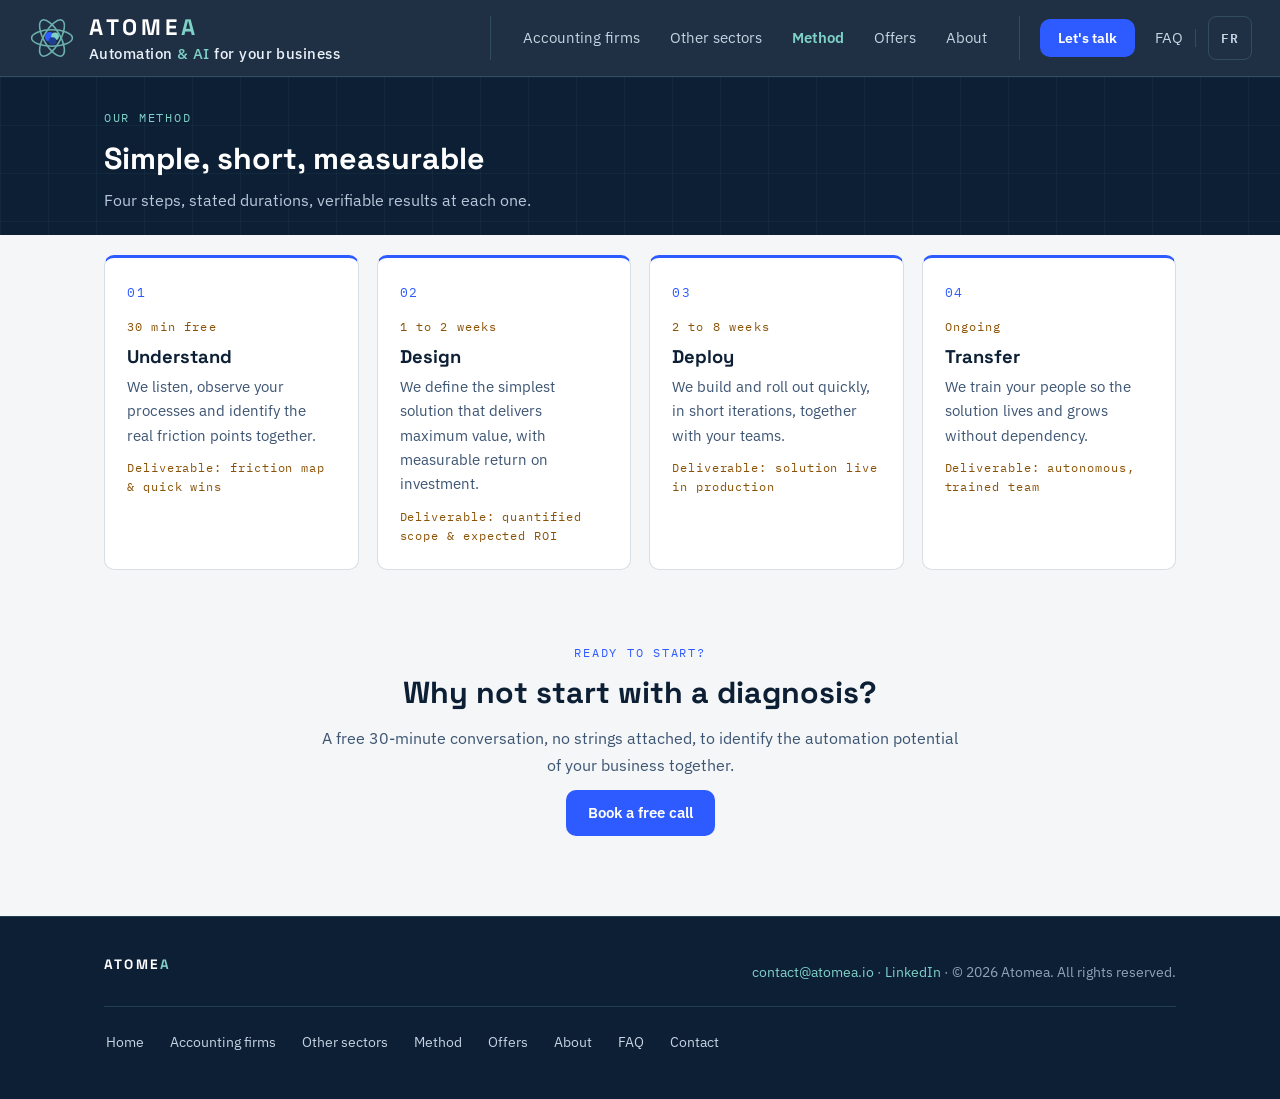
<file: methode.html>
<!DOCTYPE html>
<html lang="fr">
<head>
<meta charset="UTF-8">
<meta name="viewport" content="width=device-width, initial-scale=1.0">
<title>Méthode Atomea</title>
<meta name="description" content="La méthode Atomea en quatre étapes : comprendre, concevoir, déployer, transmettre des durées annoncées et des résultats vérifiables.">
<!-- Open Graph mettre à jour og:url et og:image lors du passage au domaine custom -->
<meta property="og:type" content="website">
<meta property="og:title" content="Méthode Atomea">
<meta property="og:description" content="Quatre étapes, des durées annoncées, des livrables vérifiables à chacune : la méthode Atomea.">
<meta property="og:url" content="https://atomea.io/methode.html">
<meta property="og:image" content="https://atomea.io/og-image.png">
<meta name="twitter:card" content="summary_large_image">
<link rel="icon" type="image/png" href="logo.png?v=1">
<link rel="apple-touch-icon" href="logo.png">
<link rel="preconnect" href="https://fonts.googleapis.com">
<link rel="preconnect" href="https://fonts.gstatic.com" crossorigin>
<link href="https://fonts.googleapis.com/css2?family=Space+Grotesk:wght@400;500;700&family=IBM+Plex+Sans:wght@400;500;600&family=IBM+Plex+Mono:wght@400;500&display=swap" rel="stylesheet">
<link rel="stylesheet" href="styles.css?v=20260720b">
</head>
<body>

<header>
  <div class="wrap nav">
    <a class="logo" href="index.html" aria-label="Atomea accueil"><svg class="logo-mark" viewBox="0 0 40 40" fill="none" aria-hidden="true"><g class="orbits" stroke="#7FD1C8" stroke-width="1.3" opacity=".8"><ellipse cx="20" cy="20" rx="17" ry="6.8"/><ellipse cx="20" cy="20" rx="17" ry="6.8" transform="rotate(60 20 20)"/><ellipse cx="20" cy="20" rx="17" ry="6.8" transform="rotate(120 20 20)"/></g><circle cx="18" cy="19" r="4" fill="#2E5BFF"/><circle cx="22.6" cy="18.6" r="3.2" fill="#7FD1C8"/><circle cx="20.4" cy="22.6" r="3.2" fill="#1E3E8F"/></svg><span class="logo-stack"><span class="logo-word">ATOME<span class="logo-accent">A</span></span><span class="logo-tag" data-i18n-html="logo_tag">Automatisation <em>& IA</em> pour votre entreprise</span></span></a>
    <div class="nav-right">
      <nav class="nav-links" aria-label="Navigation">
        <a href="experts-comptables.html"><span data-i18n="nav_ec">Experts-comptables</span></a>
        <a href="realisations.html"><span data-i18n="nav_cases">Autres secteurs</span></a>
        <a class="active" href="methode.html"><span data-i18n="nav_method">Méthode</span></a>
        <a href="services.html"><span data-i18n="nav_services">Offres</span></a>
        <a href="apropos.html"><span data-i18n="nav_about">À propos</span></a>
      </nav>
      <a class="cta-btn small" href="diagnostic.html" data-i18n="nav_cta">Échangeons</a>
      <button class="menu-btn" id="menu-btn" aria-label="Menu" aria-expanded="false"><span></span><span></span><span></span></button>
      <div class="lang-group"><a href="faq.html" class="faq-link">FAQ</a><span class="nav-sep" aria-hidden="true"></span><button class="lang-flag" id="lang-flag" aria-label="Switch to English">EN</button></div>
    </div>
  </div>
</header>

<nav class="mobile-nav" id="mobile-nav" aria-label="Navigation mobile">
  <a href="index.html" data-i18n="foot_home">Accueil</a>
  <a href="experts-comptables.html" data-i18n="nav_ec">Experts-comptables</a>
  <a href="realisations.html" data-i18n="nav_cases">Autres secteurs</a>
  <a class="active" href="methode.html" data-i18n="nav_method">Méthode</a>
  <a href="services.html" data-i18n="nav_services">Offres</a>
  <a href="apropos.html" data-i18n="nav_about">À propos</a>
  <a href="faq.html">FAQ</a>
  <a class="cta-btn" href="diagnostic.html" data-i18n="nav_cta">Échangeons</a>
</nav>

<main>

<!-- MÉTHODE -->
<div class="blueprint page-hero" id="methode">
  <div class="wrap">
    <span class="mono eyebrow" data-i18n="met_eyebrow">Notre méthode</span>
    <h1 data-i18n="met_title">Simple, courte, mesurable</h1>
    <p class="lead" data-i18n="met_lead">Quatre étapes, des durées annoncées, des résultats vérifiables à chacune.</p>
  </div>
</div>

<section>
  <div class="wrap">
    <div class="steps on-light seq">
        <div class="step"><span class="num">01</span><span class="dur" data-i18n="met1_d">30 min gratuit</span><h3 data-i18n="met1_t">Comprendre</h3><p data-i18n="met1_p">Nous écoutons, observons vos processus et identifions ensemble les vrais points de friction.</p><span class="deliv" data-i18n="met1_dev">Livrable : carte des frictions & gains rapides</span></div>
        <div class="step"><span class="num">02</span><span class="dur" data-i18n="met2_d">1 à 2 semaines</span><h3 data-i18n="met2_t">Concevoir</h3><p data-i18n="met2_p">Nous définissons la solution la plus simple qui apporte le maximum de valeur, avec un retour sur investissement mesurable.</p><span class="deliv" data-i18n="met2_dev">Livrable : cadrage chiffré & ROI attendu</span></div>
        <div class="step"><span class="num">03</span><span class="dur" data-i18n="met3_d">2 à 8 semaines</span><h3 data-i18n="met3_t">Déployer</h3><p data-i18n="met3_p">Nous construisons et mettons en place rapidement, par itérations courtes, avec vos équipes.</p><span class="deliv" data-i18n="met3_dev">Livrable : solution en production</span></div>
        <div class="step"><span class="num">04</span><span class="dur" data-i18n="met4_d">En continu</span><h3 data-i18n="met4_t">Transmettre</h3><p data-i18n="met4_p">Nous formons vos collaborateurs pour que la solution vive et grandisse sans dépendance.</p><span class="deliv" data-i18n="met4_dev">Livrable : équipe autonome et formée</span></div>
      </div>
    </div>
</section>

<!-- CTA FINAL -->
<section class="final" style="padding-top:0">
  <div class="wrap">
    <span class="mono eyebrow" data-i18n="cta_eyebrow">Prêt à commencer ?</span>
    <h2 data-i18n="cta_title">Et si on commençait par un diagnostic ?</h2>
    <p class="lead" data-i18n="cta_lead">30 minutes d'échange, sans engagement, pour identifier ensemble le potentiel d'automatisation de votre activité.</p>
    <div class="hero-ctas">
      <a class="cta-btn" href="diagnostic.html" data-i18n="cta_btn">Réserver un échange gratuit</a>
    </div>
  </div>
</section>

</main>

<footer>
  <div class="wrap">
    <div class="foot-row">
      <div><strong style="color:#fff;font-family:'Space Grotesk',sans-serif;letter-spacing:.16em">ATOME<span style="color:#7FD1C8">A</span></strong></div>
      <div><a href="mailto:contact@atomea.io">contact@atomea.io</a> · <a href="https://www.linkedin.com/in/aymeric-barre-b928955/" target="_blank" rel="noopener">LinkedIn</a> · <span data-i18n="foot_legal">© 2026 Atomea. Tous droits réservés.</span></div>
    </div>
    <nav class="foot-nav" aria-label="Navigation pied de page">
      <a href="index.html" data-i18n="foot_home">Accueil</a>
      <a href="experts-comptables.html" data-i18n="nav_ec">Experts-comptables</a>
      <a href="realisations.html" data-i18n="nav_cases">Autres secteurs</a>
      <a href="methode.html" data-i18n="nav_method">Méthode</a>
      <a href="services.html" data-i18n="nav_services">Offres</a>
      <a href="apropos.html" data-i18n="nav_about">À propos</a>
      <a href="faq.html">FAQ</a>
      <a href="contact.html" data-i18n="foot_contact">Contact</a>
    </nav>
  </div>
</footer>

<script src="app.js?v=20260713"></script>
</body>
</html>
</file>
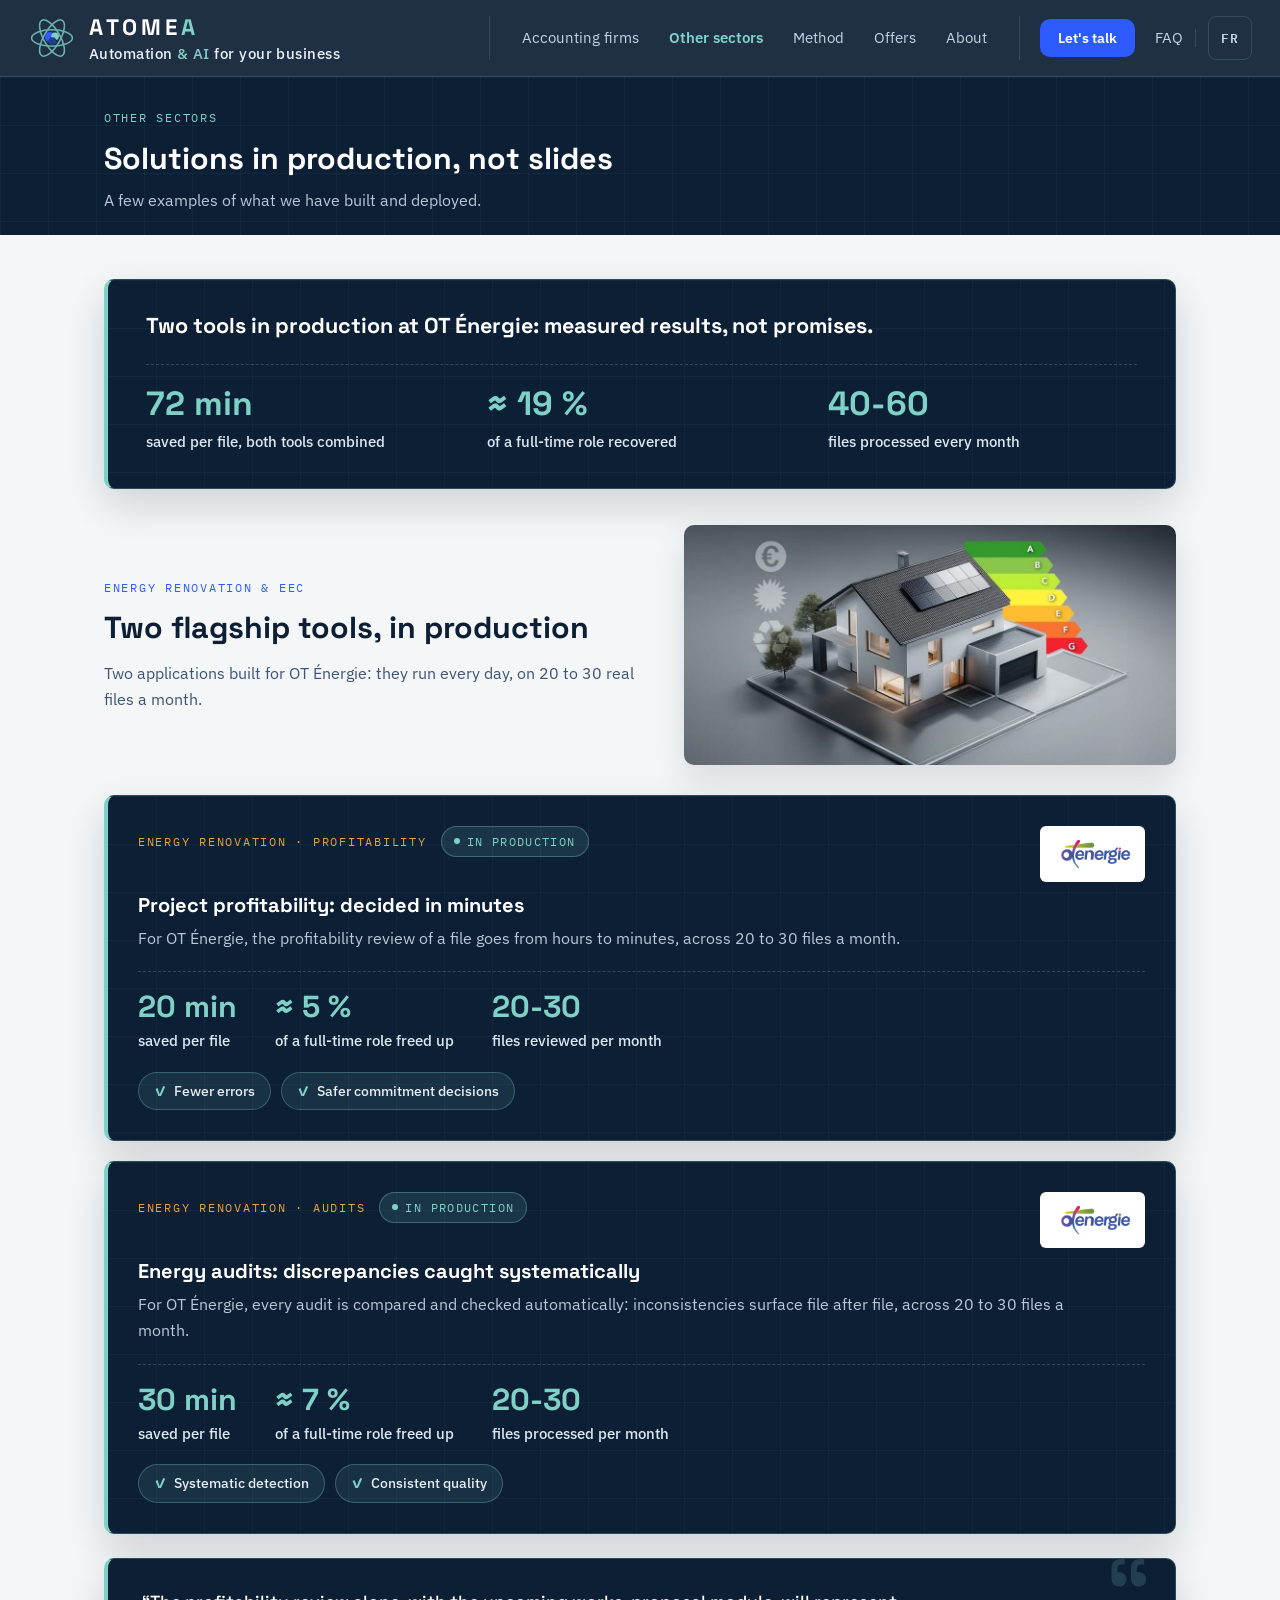
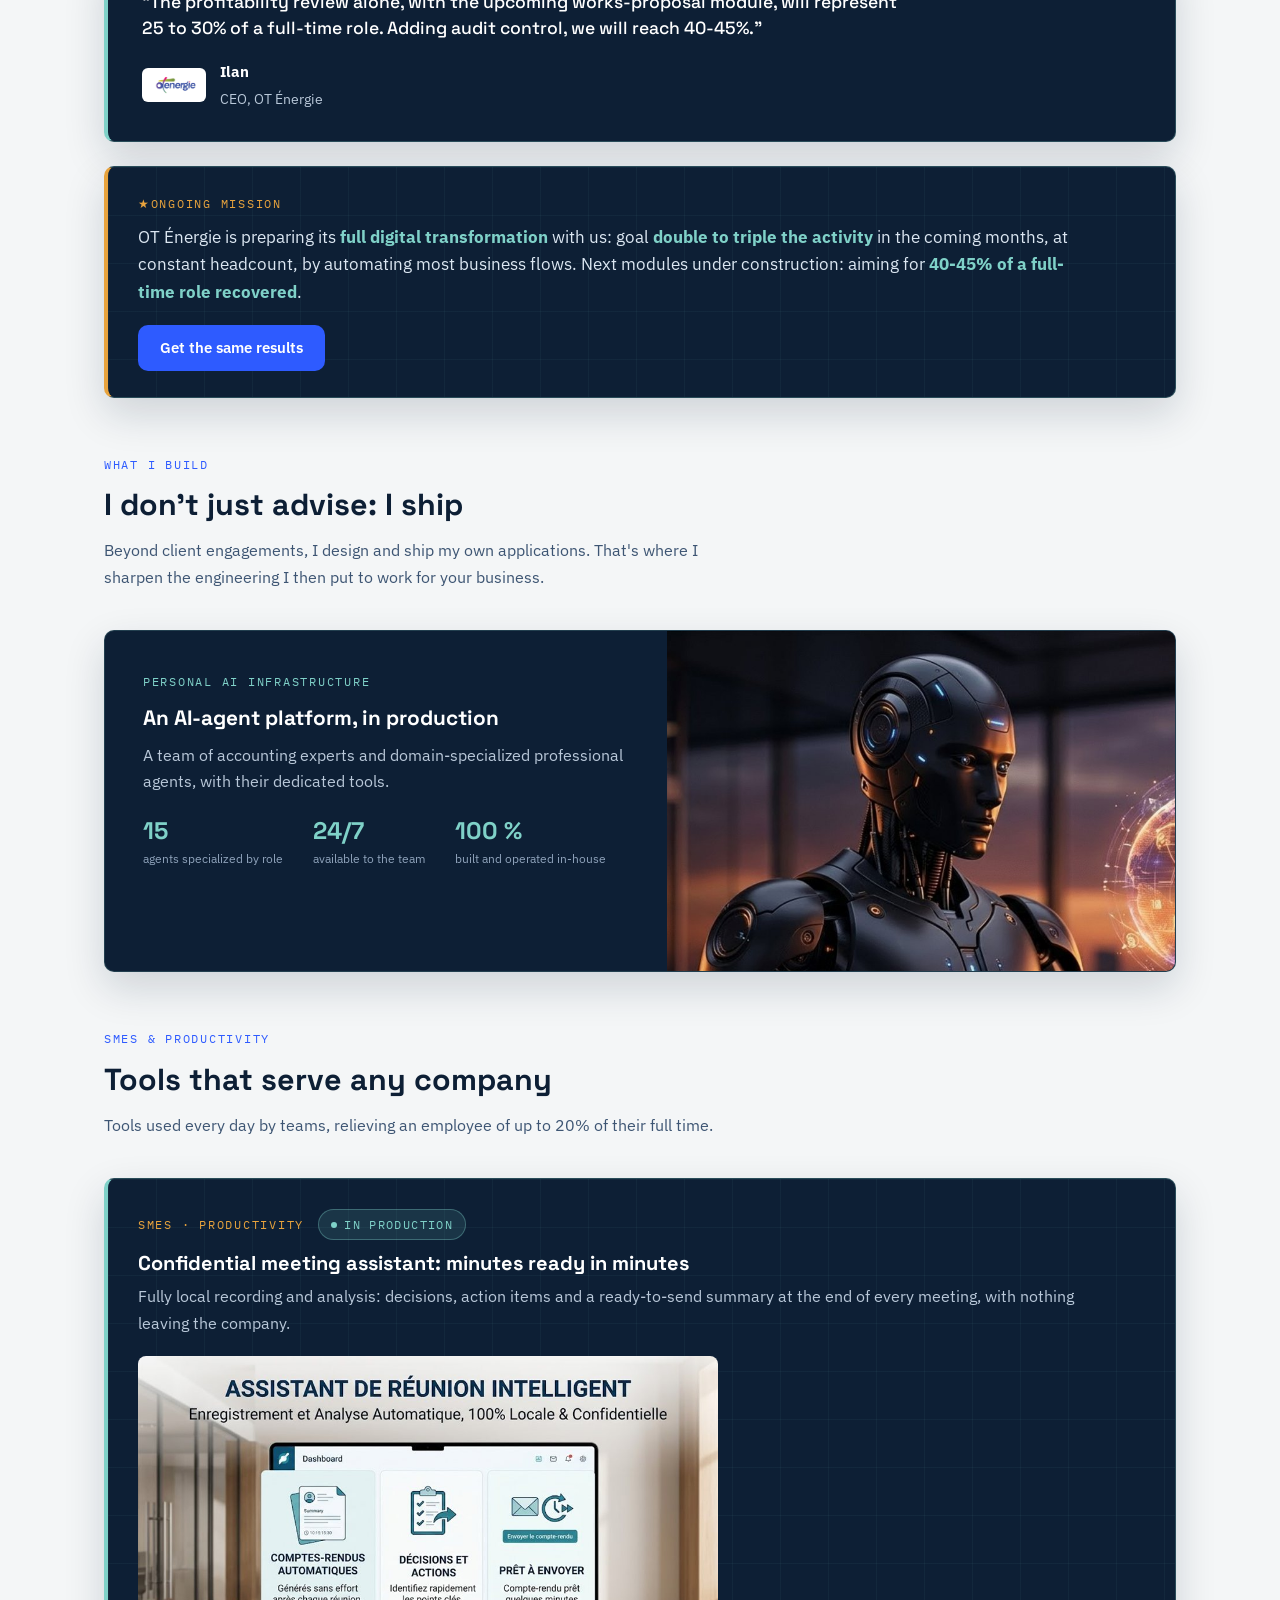
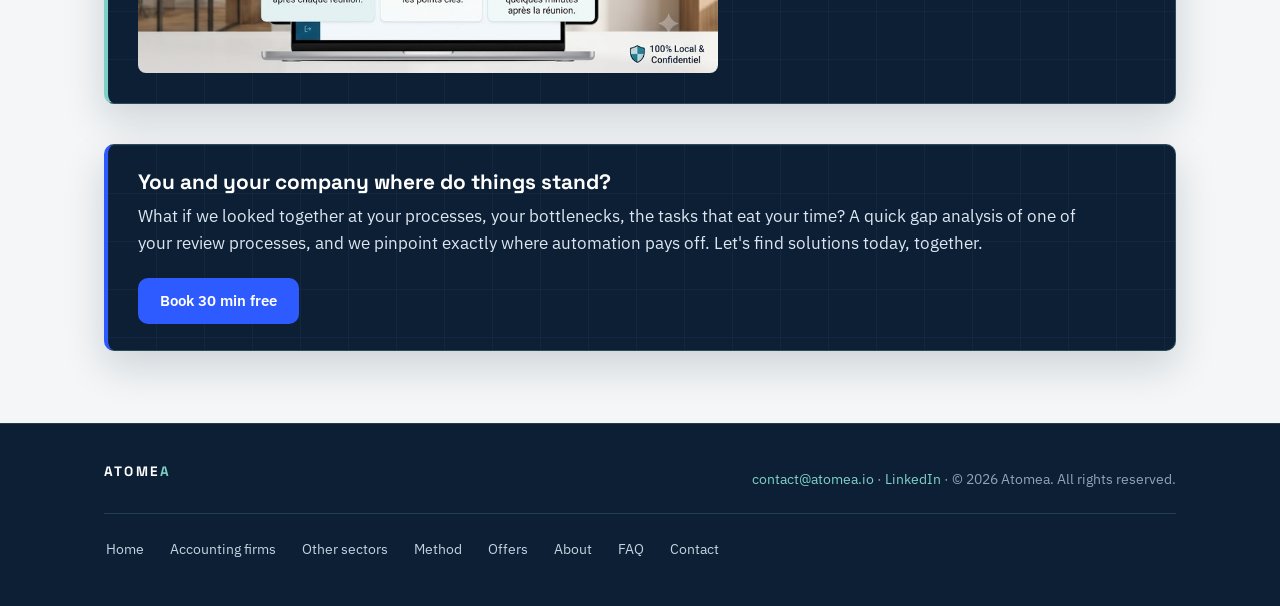
<file: realisations.html>
<!DOCTYPE html>
<html lang="fr">
<head>
<meta charset="UTF-8">
<meta name="viewport" content="width=device-width, initial-scale=1.0">
<title>Réalisations Atomea</title>
<meta name="description" content="Des solutions IA en production : revue de projets, contrôle qualité d'audits énergétiques, assistant de réunion confidentiel, écosystème d'agents.">
<!-- Open Graph mettre à jour og:url et og:image lors du passage au domaine custom -->
<meta property="og:type" content="website">
<meta property="og:title" content="Réalisations Atomea">
<meta property="og:description" content="Des solutions en production, pas des slides : revues de projets, contrôle qualité d'audits, assistants IA construites et déployées.">
<meta property="og:url" content="https://atomea.io/realisations.html">
<meta property="og:image" content="https://atomea.io/og-image.png">
<meta name="twitter:card" content="summary_large_image">
<link rel="icon" type="image/png" href="logo.png?v=1">
<link rel="apple-touch-icon" href="logo.png">
<link rel="preconnect" href="https://fonts.googleapis.com">
<link rel="preconnect" href="https://fonts.gstatic.com" crossorigin>
<link href="https://fonts.googleapis.com/css2?family=Space+Grotesk:wght@400;500;700&family=IBM+Plex+Sans:wght@400;500;600&family=IBM+Plex+Mono:wght@400;500&display=swap" rel="stylesheet">
<link rel="stylesheet" href="styles.css?v=20260720b">
</head>
<body>

<header>
  <div class="wrap nav">
    <a class="logo" href="index.html" aria-label="Atomea accueil"><svg class="logo-mark" viewBox="0 0 40 40" fill="none" aria-hidden="true"><g class="orbits" stroke="#7FD1C8" stroke-width="1.3" opacity=".8"><ellipse cx="20" cy="20" rx="17" ry="6.8"/><ellipse cx="20" cy="20" rx="17" ry="6.8" transform="rotate(60 20 20)"/><ellipse cx="20" cy="20" rx="17" ry="6.8" transform="rotate(120 20 20)"/></g><circle cx="18" cy="19" r="4" fill="#2E5BFF"/><circle cx="22.6" cy="18.6" r="3.2" fill="#7FD1C8"/><circle cx="20.4" cy="22.6" r="3.2" fill="#1E3E8F"/></svg><span class="logo-stack"><span class="logo-word">ATOME<span class="logo-accent">A</span></span><span class="logo-tag" data-i18n-html="logo_tag">Automatisation <em>& IA</em> pour votre entreprise</span></span></a>
    <div class="nav-right">
      <nav class="nav-links" aria-label="Navigation">
        <a href="experts-comptables.html"><span data-i18n="nav_ec">Experts-comptables</span></a>
        <a class="active" href="realisations.html"><span data-i18n="nav_cases">Autres secteurs</span></a>
        <a href="methode.html"><span data-i18n="nav_method">Méthode</span></a>
        <a href="services.html"><span data-i18n="nav_services">Offres</span></a>
        <a href="apropos.html"><span data-i18n="nav_about">À propos</span></a>
      </nav>
      <a class="cta-btn small" href="diagnostic.html" data-i18n="nav_cta">Échangeons</a>
      <button class="menu-btn" id="menu-btn" aria-label="Menu" aria-expanded="false"><span></span><span></span><span></span></button>
      <div class="lang-group"><a href="faq.html" class="faq-link">FAQ</a><span class="nav-sep" aria-hidden="true"></span><button class="lang-flag" id="lang-flag" aria-label="Switch to English">EN</button></div>
    </div>
  </div>
</header>

<nav class="mobile-nav" id="mobile-nav" aria-label="Navigation mobile">
  <a href="index.html" data-i18n="foot_home">Accueil</a>
  <a href="experts-comptables.html" data-i18n="nav_ec">Experts-comptables</a>
  <a class="active" href="realisations.html" data-i18n="nav_cases">Autres secteurs</a>
  <a href="methode.html" data-i18n="nav_method">Méthode</a>
  <a href="services.html" data-i18n="nav_services">Offres</a>
  <a href="apropos.html" data-i18n="nav_about">À propos</a>
  <a href="faq.html">FAQ</a>
  <a class="cta-btn" href="diagnostic.html" data-i18n="nav_cta">Échangeons</a>
</nav>

<main>

<!-- RÉALISATIONS -->
<div class="blueprint page-hero">
  <div class="wrap">
    <span class="mono eyebrow" data-i18n="cas_eyebrow">Autres secteurs</span>
    <h1 data-i18n="cas_title">Des solutions en production, pas des slides</h1>
    <p class="lead" data-i18n="cas_lead">Quelques exemples de ce que nous avons construit et déployé.</p>
  </div>
</div>

<section id="realisations">
  <div class="wrap">
    <div class="results-banner">
      <p class="rb-hook" data-i18n="cas_intro">Deux outils en production chez OT Énergie : des résultats mesurés, pas des promesses.</p>
      <div class="rb-stats">
        <div><span class="n count" data-to="75" data-suffix=" min">75 min</span><small data-i18n="ci_s1">gagnées par dossier, les deux outils cumulés</small></div>
        <div><span class="n count" data-to="20" data-prefix="≈ " data-suffix=" %">≈ 20 %</span><small data-i18n="ci_s2">d'un temps plein récupéré</small></div>
        <div><span class="n">40-60</span><small data-i18n="ci_s3">dossiers traités chaque mois</small></div>
      </div>
    </div>

    <!-- BLOC ÉNERGIE -->
    <div class="sector-head">
      <div>
        <span class="mono eyebrow" data-i18n="sec_ener_eyebrow">Rénovation énergétique &amp; CEE</span>
        <h2 data-i18n="sec_ener_title">Deux outils phares, en production</h2>
        <p class="lead" data-i18n="sec_ener_lead">Deux applications construites pour OT Énergie : elles tournent chaque jour, sur 20 à 30 dossiers réels par mois.</p>
      </div>
      <img class="sector-illus" src="energie-renovation.jpg" alt="Rénovation énergétique diagnostic de performance énergétique (DPE) et travaux">
    </div>

    <div class="tool tool-featured">
      <div class="tool-head">
        <div class="tool-badges">
          <span class="mono tag" data-i18n="t1_tag">Rénovation énergétique · Rentabilité</span>
          <span class="prod-badge"><span class="dot" aria-hidden="true"></span><span data-i18n="prod_live">En production</span></span>
        </div>
        <span class="client-plate"><img src="logo-ot-energie.png" alt="OT Énergie"></span>
      </div>
      <h3 data-i18n="t1_title">Rentabilité d'un projet : décidée en minutes</h3>
      <p data-i18n="t1_desc">Pour OT Énergie, l'étude de rentabilité d'un dossier passe d'heures à quelques minutes, sur 20 à 30 dossiers par mois.</p>
      <div class="tool-stats">
        <div class="tool-stat"><span class="n count" data-to="30" data-suffix=" min">30 min</span><small data-i18n="t1_s1">gagnées par dossier</small></div>
        <div class="tool-stat"><span class="n count" data-to="8" data-prefix="≈ " data-suffix=" %">≈ 8 %</span><small data-i18n="t1_s3">d'un temps plein récupéré</small></div>
        <div class="tool-stat"><span class="n">20-30</span><small data-i18n="t1_s2">dossiers analysés par mois</small></div>
      </div>
      <div class="pills">
        <span class="pill" data-i18n="t1_b1">Risque d'erreur réduit</span>
        <span class="pill" data-i18n="t1_b2">Décision d'engagement fiabilisée</span>
      </div>
    </div>

    <div class="tool tool-featured">
      <div class="tool-head">
        <div class="tool-badges">
          <span class="mono tag" data-i18n="t2_tag">Rénovation énergétique · Audits</span>
          <span class="prod-badge"><span class="dot" aria-hidden="true"></span><span data-i18n="prod_live2">En production</span></span>
        </div>
        <span class="client-plate"><img src="logo-ot-energie.png" alt="OT Énergie"></span>
      </div>
      <h3 data-i18n="t2_title">Audits énergétiques : les écarts détectés systématiquement</h3>
      <p data-i18n="t2_desc">Pour OT Énergie, chaque audit est comparé et contrôlé automatiquement : les incohérences sont repérées dossier après dossier, sur 20 à 30 dossiers par mois.</p>
      <div class="tool-stats">
        <div class="tool-stat"><span class="n count" data-to="45" data-suffix=" min">45 min</span><small data-i18n="t2_s1">gagnées par dossier</small></div>
        <div class="tool-stat"><span class="n count" data-to="10" data-prefix="≈ " data-suffix=" %">≈ 10 %</span><small data-i18n="t2_s2">d'un temps plein récupéré</small></div>
        <div class="tool-stat"><span class="n">20-30</span><small data-i18n="t2_s3">dossiers traités par mois</small></div>
      </div>
      <div class="pills">
        <span class="pill" data-i18n="t2_b1">Détection systématique</span>
        <span class="pill" data-i18n="t2_b2">Qualité constante</span>
      </div>
    </div>
    <figure class="quote-card">
      <blockquote data-i18n="quote_p">« Rien que la revue de rentabilité, avec la proposition de travaux qui arrive, représentera 25 à 30 % d'un temps plein. En ajoutant le contrôle des audits, on sera à 40-45 %. »</blockquote>
      <figcaption><img src="logo-ot-energie.png" alt="OT Énergie"><div><strong data-i18n="quote_n">Ilan</strong><span data-i18n="quote_r">Dirigeant, OT Énergie</span></div></figcaption>
    </figure>

    <div class="mission-banner">
      <span class="mono" data-i18n="cas5_tag">Mission en cours</span>
      <p data-i18n-html="cas5_p">OT Énergie prépare avec nous sa <strong>transformation digitale complète</strong> : objectif <strong>doubler à tripler l'activité</strong> dans les prochains mois, à effectif constant, en automatisant la majorité des flux métier. Prochains modules en construction : cap sur <strong>40-45 % d'un temps plein récupéré</strong>.</p>
      <div class="hero-ctas" style="margin-top:18px"><a class="cta-btn" href="diagnostic.html" data-i18n="mid_cta">Obtenir les mêmes résultats</a></div>
    </div>

    <!-- BLOC CE QUE JE CONSTRUIS -->
    <span class="mono eyebrow" data-i18n="sec_build_eyebrow" style="margin-top:56px">Ce que je construis</span>
    <h2 data-i18n="sec_build_title">Je ne fais pas que conseiller : je livre</h2>
    <p class="lead" data-i18n="sec_build_lead">Au-delà des missions client, je conçois et mets en production mes propres applications. C'est là que s'affûte l'ingénierie que je mets ensuite au service de votre entreprise.</p>
    <div class="agents-card">
      <div class="agents-text">
        <span class="mono eyebrow" data-i18n="agf_eyebrow">Personal AI Infrastructure</span>
        <h3 data-i18n="agf_title">Une plateforme d'agents IA, en production</h3>
        <p data-i18n="agf_desc">Une équipe d'experts-comptables et d'agents professionnels spécialisés par métier, avec leurs outils dédiés.</p>
        <div class="agents-stats">
          <div><span class="n count" data-to="26">26</span><small data-i18n="agf_s1">agents spécialisés par métier</small></div>
          <div><span class="n">24/7</span><small data-i18n="agf_s2">à disposition de l'équipe</small></div>
          <div><span class="n">100 %</span><small data-i18n="agf_s3">construite et opérée en interne</small></div>
        </div>
      </div>
      <img class="agents-img" src="agents-platform.jpg" alt="Plateforme d'agents IA agents spécialisés orchestrés" loading="lazy">
    </div>

    <!-- BLOC PME & PRODUCTIVITÉ -->
    <span class="mono eyebrow" data-i18n="sec_pme_eyebrow" style="margin-top:56px">PME &amp; productivité</span>
    <h2 data-i18n="sec_pme_title">Des outils qui servent toute entreprise</h2>
    <p class="lead" data-i18n="sec_pme_lead">Des outils utilisés tous les jours par les équipes, qui soulagent un collaborateur jusqu'à 20 % de son temps plein.</p>
    <div class="cases">
      <div class="tool tool-featured" style="grid-column:1/-1;margin-bottom:0">
        <div class="tool-head">
          <div class="tool-badges">
            <span class="mono tag" data-i18n="pme1_tag">PME · Productivité</span>
            <span class="prod-badge"><span class="dot" aria-hidden="true"></span><span data-i18n="prod_live3">En production</span></span>
          </div>
        </div>
        <h3 data-i18n="pme1_title">Assistant de réunion confidentiel : le compte-rendu prêt en minutes</h3>
        <p data-i18n="pme1_desc">Enregistrement et analyse 100 % locaux : décisions, actions et compte-rendu prêt à envoyer dès la fin de chaque réunion, sans que rien ne sorte de l'entreprise.</p>
        <img src="meeting-app.jpg" alt="Assistant de réunion intelligent comptes-rendus automatiques, décisions et actions, compte-rendu prêt à envoyer, 100 % local et confidentiel" style="width:100%;max-width:580px;border-radius:8px;display:block;margin-top:6px" loading="lazy">
      </div>
    </div>

    <!-- ET VOUS ? -->
    <div class="mission-banner cta-mission">
      <h3 data-i18n="cas6_t" style="margin-bottom:8px">Et vous et votre entreprise, où en êtes-vous ?</h3>
      <p data-i18n="cas6_p">Et si on regardait ensemble vos processus, vos goulots d'étranglement, les tâches qui vous font perdre du temps ? Un gap analysis rapide d'un de vos processus de revue, et on identifie précisément où l'automatisation vous fait gagner. Trouvons des solutions dès aujourd'hui, ensemble.</p>
      <div class="hero-ctas" style="margin-top:20px"><a class="cta-btn" href="diagnostic.html" data-i18n="cas6_r">Réserver 30 min gratuit</a></div>
    </div>
  </div>
</section>

</main>

<footer>
  <div class="wrap">
    <div class="foot-row">
      <div><strong style="color:#fff;font-family:'Space Grotesk',sans-serif;letter-spacing:.16em">ATOME<span style="color:#7FD1C8">A</span></strong></div>
      <div><a href="mailto:contact@atomea.io">contact@atomea.io</a> · <a href="https://www.linkedin.com/in/aymeric-barre-b928955/" target="_blank" rel="noopener">LinkedIn</a> · <span data-i18n="foot_legal">© 2026 Atomea. Tous droits réservés.</span></div>
    </div>
    <nav class="foot-nav" aria-label="Navigation pied de page">
      <a href="index.html" data-i18n="foot_home">Accueil</a>
      <a href="experts-comptables.html" data-i18n="nav_ec">Experts-comptables</a>
      <a href="realisations.html" data-i18n="nav_cases">Autres secteurs</a>
      <a href="methode.html" data-i18n="nav_method">Méthode</a>
      <a href="services.html" data-i18n="nav_services">Offres</a>
      <a href="apropos.html" data-i18n="nav_about">À propos</a>
      <a href="faq.html">FAQ</a>
      <a href="contact.html" data-i18n="foot_contact">Contact</a>
    </nav>
  </div>
</footer>

<script src="app.js?v=20260713"></script>
</body>
</html>
</file>
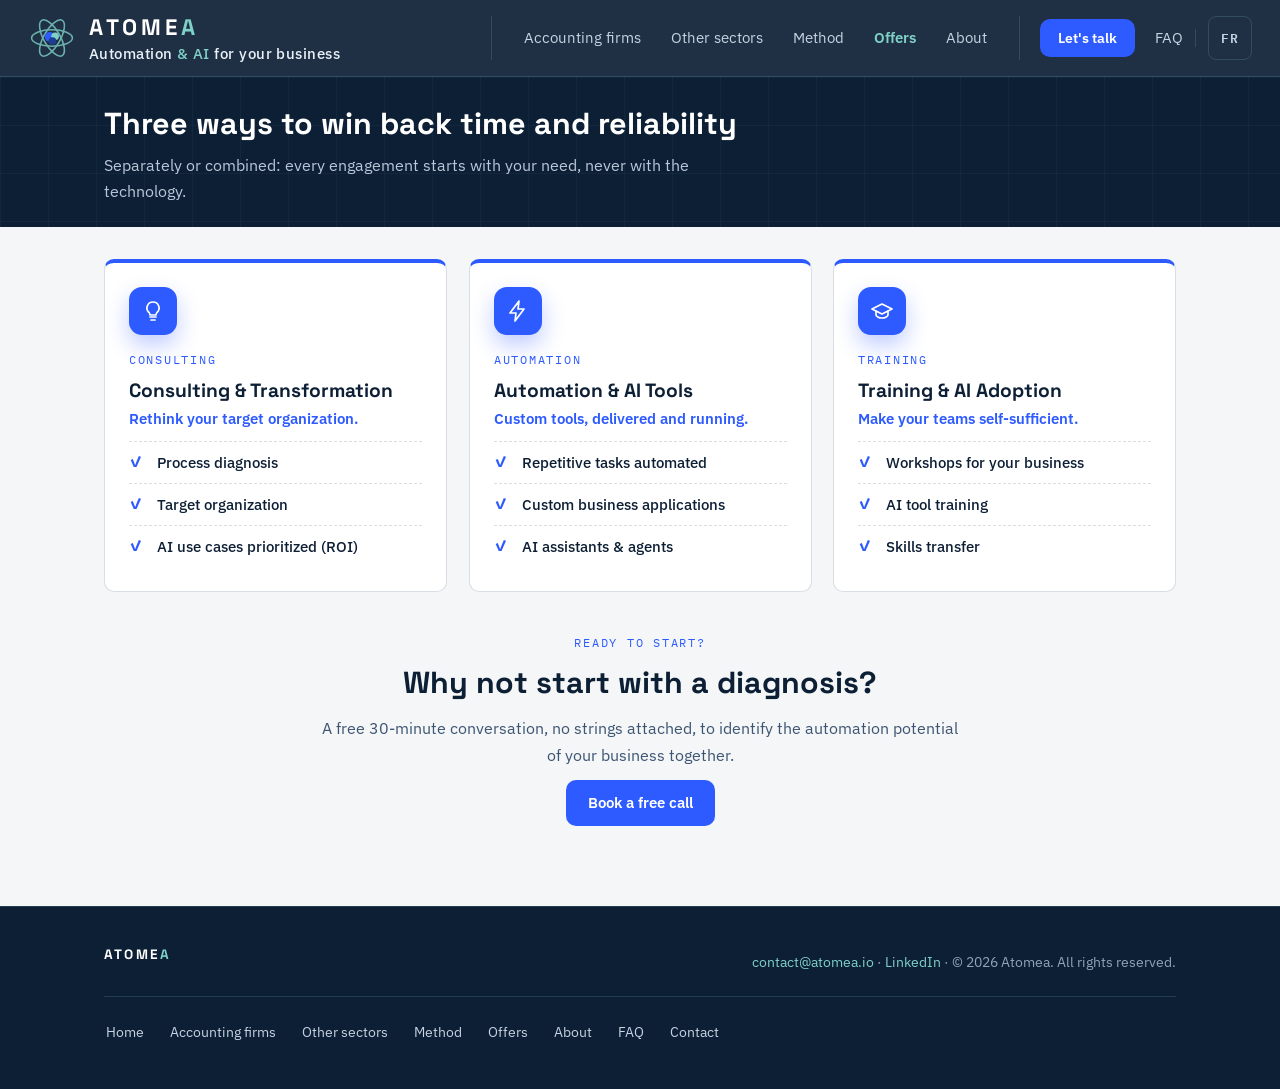
<file: services.html>
<!DOCTYPE html>
<html lang="fr">
<head>
<meta charset="UTF-8">
<meta name="viewport" content="width=device-width, initial-scale=1.0">
<title>Offres Atomea</title>
<meta name="description" content="Conseil & transformation, automatisation & outils IA, formation : les trois offres d'Atomea pour faire gagner du temps et de la fiabilité à votre entreprise.">
<!-- Open Graph mettre à jour og:url et og:image lors du passage au domaine custom -->
<meta property="og:type" content="website">
<meta property="og:title" content="Offres Atomea">
<meta property="og:description" content="Conseil & transformation, automatisation & outils IA, formation : trois façons de gagner du temps et de la fiabilité.">
<meta property="og:url" content="https://atomea.io/services.html">
<meta property="og:image" content="https://atomea.io/og-image.png">
<meta name="twitter:card" content="summary_large_image">
<link rel="icon" type="image/png" href="logo.png?v=1">
<link rel="apple-touch-icon" href="logo.png">
<link rel="preconnect" href="https://fonts.googleapis.com">
<link rel="preconnect" href="https://fonts.gstatic.com" crossorigin>
<link href="https://fonts.googleapis.com/css2?family=Space+Grotesk:wght@400;500;700&family=IBM+Plex+Sans:wght@400;500;600&family=IBM+Plex+Mono:wght@400;500&display=swap" rel="stylesheet">
<link rel="stylesheet" href="styles.css?v=20260720b">
</head>
<body>

<header>
  <div class="wrap nav">
    <a class="logo" href="index.html" aria-label="Atomea accueil"><svg class="logo-mark" viewBox="0 0 40 40" fill="none" aria-hidden="true"><g class="orbits" stroke="#7FD1C8" stroke-width="1.3" opacity=".8"><ellipse cx="20" cy="20" rx="17" ry="6.8"/><ellipse cx="20" cy="20" rx="17" ry="6.8" transform="rotate(60 20 20)"/><ellipse cx="20" cy="20" rx="17" ry="6.8" transform="rotate(120 20 20)"/></g><circle cx="18" cy="19" r="4" fill="#2E5BFF"/><circle cx="22.6" cy="18.6" r="3.2" fill="#7FD1C8"/><circle cx="20.4" cy="22.6" r="3.2" fill="#1E3E8F"/></svg><span class="logo-stack"><span class="logo-word">ATOME<span class="logo-accent">A</span></span><span class="logo-tag" data-i18n-html="logo_tag">Automatisation <em>& IA</em> pour votre entreprise</span></span></a>
    <div class="nav-right">
      <nav class="nav-links" aria-label="Navigation">
        <a href="experts-comptables.html"><span data-i18n="nav_ec">Experts-comptables</span></a>
        <a href="realisations.html"><span data-i18n="nav_cases">Autres secteurs</span></a>
        <a href="methode.html"><span data-i18n="nav_method">Méthode</span></a>
        <a class="active" href="services.html"><span data-i18n="nav_services">Offres</span></a>
        <a href="apropos.html"><span data-i18n="nav_about">À propos</span></a>
      </nav>
      <a class="cta-btn small" href="diagnostic.html" data-i18n="nav_cta">Échangeons</a>
      <button class="menu-btn" id="menu-btn" aria-label="Menu" aria-expanded="false"><span></span><span></span><span></span></button>
      <div class="lang-group"><a href="faq.html" class="faq-link">FAQ</a><span class="nav-sep" aria-hidden="true"></span><button class="lang-flag" id="lang-flag" aria-label="Switch to English">EN</button></div>
    </div>
  </div>
</header>

<nav class="mobile-nav" id="mobile-nav" aria-label="Navigation mobile">
  <a href="index.html" data-i18n="foot_home">Accueil</a>
  <a href="experts-comptables.html" data-i18n="nav_ec">Experts-comptables</a>
  <a href="realisations.html" data-i18n="nav_cases">Autres secteurs</a>
  <a href="methode.html" data-i18n="nav_method">Méthode</a>
  <a class="active" href="services.html" data-i18n="nav_services">Offres</a>
  <a href="apropos.html" data-i18n="nav_about">À propos</a>
  <a href="faq.html">FAQ</a>
  <a class="cta-btn" href="diagnostic.html" data-i18n="nav_cta">Échangeons</a>
</nav>

<main>

<!-- PILIERS -->
<div class="blueprint page-hero">
  <div class="wrap">
    <h1 data-i18n="pil_title">Trois façons de vous faire gagner du temps et de la fiabilité</h1>
    <p class="lead" data-i18n="pil_lead">Séparément ou combinées : chaque mission commence par votre besoin, jamais par la technologie.</p>
  </div>
</div>

<section id="services">
  <div class="wrap">
    <div class="pillars">
      <div class="pillar">
        <div class="pillar-icon"><svg viewBox="0 0 24 24" aria-hidden="true"><path d="M9 18h6M10 21h4M12 3a6 6 0 0 0-4 10.5c.7.7 1 1.3 1 2.5h6c0-1.2.3-1.8 1-2.5A6 6 0 0 0 12 3z"/></svg></div>
        <span class="mono" data-i18n="pil1_tag">Conseil</span>
        <h3 data-i18n="pil1_t">Conseil & Transformation</h3>
        <p class="promise" data-i18n="pil1_pr">Repenser votre organisation cible.</p>
        <ul>
          <li data-i18n="pil1_l1">Diagnostic des processus</li>
          <li data-i18n="pil1_l2">Organisation cible</li>
          <li data-i18n="pil1_l3">Cas d'usage IA priorisés (ROI)</li>
        </ul>
      </div>
      <div class="pillar">
        <div class="pillar-icon"><svg viewBox="0 0 24 24" aria-hidden="true"><path d="M13 2L4 14h6l-1 8 9-12h-6l1-8z"/></svg></div>
        <span class="mono" data-i18n="pil2_tag">Automatisation</span>
        <h3 data-i18n="pil2_t">Automatisation & Outils IA</h3>
        <p class="promise" data-i18n="pil2_pr">Des outils sur mesure, livrés et opérationnels.</p>
        <ul>
          <li data-i18n="pil2_l1">Tâches répétitives automatisées</li>
          <li data-i18n="pil2_l2">Applications métier sur mesure</li>
          <li data-i18n="pil2_l3">Assistants &amp; agents IA</li>
        </ul>
      </div>
      <div class="pillar">
        <div class="pillar-icon"><svg viewBox="0 0 24 24" aria-hidden="true"><path d="M22 10L12 5 2 10l10 5 10-5z"/><path d="M6 12v4c0 1.1 2.7 3 6 3s6-1.9 6-3v-4"/></svg></div>
        <span class="mono" data-i18n="pil3_tag">Formation</span>
        <h3 data-i18n="pil3_t">Formation & Acculturation</h3>
        <p class="promise" data-i18n="pil3_pr">Rendre vos équipes autonomes.</p>
        <ul>
          <li data-i18n="pil3_l1">Ateliers appliqués à votre métier</li>
          <li data-i18n="pil3_l2">Formation aux outils IA</li>
          <li data-i18n="pil3_l3">Transfert de compétences</li>
        </ul>
      </div>
    </div>
  </div>
</section>

<!-- CTA FINAL -->
<section class="final">
  <div class="wrap">
    <span class="mono eyebrow" data-i18n="cta_eyebrow">Prêt à commencer ?</span>
    <h2 data-i18n="cta_title">Et si on commençait par un diagnostic ?</h2>
    <p class="lead" data-i18n="cta_lead">30 minutes d'échange, sans engagement, pour identifier ensemble le potentiel d'automatisation de votre activité.</p>
    <div class="hero-ctas">
      <a class="cta-btn" href="diagnostic.html" data-i18n="cta_btn">Réserver un échange gratuit</a>
    </div>
  </div>
</section>

</main>

<footer>
  <div class="wrap">
    <div class="foot-row">
      <div><strong style="color:#fff;font-family:'Space Grotesk',sans-serif;letter-spacing:.16em">ATOME<span style="color:#7FD1C8">A</span></strong></div>
      <div><a href="mailto:contact@atomea.io">contact@atomea.io</a> · <a href="https://www.linkedin.com/in/aymeric-barre-b928955/" target="_blank" rel="noopener">LinkedIn</a> · <span data-i18n="foot_legal">© 2026 Atomea. Tous droits réservés.</span></div>
    </div>
    <nav class="foot-nav" aria-label="Navigation pied de page">
      <a href="index.html" data-i18n="foot_home">Accueil</a>
      <a href="experts-comptables.html" data-i18n="nav_ec">Experts-comptables</a>
      <a href="realisations.html" data-i18n="nav_cases">Autres secteurs</a>
      <a href="methode.html" data-i18n="nav_method">Méthode</a>
      <a href="services.html" data-i18n="nav_services">Offres</a>
      <a href="apropos.html" data-i18n="nav_about">À propos</a>
      <a href="faq.html">FAQ</a>
      <a href="contact.html" data-i18n="foot_contact">Contact</a>
    </nav>
  </div>
</footer>

<script src="app.js?v=20260713"></script>
</body>
</html>
</file>
<file: styles.css>
:root{
  --ink:#0D1F35;
  --paper:#F4F6F7;
  --cobalt:#2E5BFF;
  --cyan:#7FD1C8;
  --amber:#E8A33D;
  --amber-deep:#8A5206;
  --ink-soft:#3D5573;
  --line:#D8DEE4;
  --line-dark:rgba(127,209,200,.18);
  --radius:10px;
}
*{margin:0;padding:0;box-sizing:border-box}
html{scroll-behavior:smooth}section[id],div[id]{scroll-margin-top:96px}
body{font-family:'IBM Plex Sans',sans-serif;font-size:16px;line-height:1.65;color:var(--ink);background:var(--paper);display:flex;flex-direction:column;min-height:100vh}
main{flex:1;display:flex;flex-direction:column}
main>:last-child{flex:1}
main>section:last-child{display:flex;flex-direction:column;justify-content:center}
h1,h2,h3{font-family:'Space Grotesk',sans-serif;line-height:1.15}
a{color:var(--cobalt)}
:focus-visible{outline:3px solid var(--cobalt);outline-offset:3px;border-radius:2px}
.mono{font-family:'IBM Plex Mono',monospace;font-size:.78rem;letter-spacing:.14em;text-transform:uppercase}
.wrap{max-width:1120px;margin:0 auto;padding:0 24px}

/* ── header ── */
/* header pleine largeur : logo au bord gauche (léger retrait), actions au bord droit */
header .wrap{max-width:none;padding:0 28px}
header{position:sticky;top:0;z-index:50;background:rgba(13,31,53,.92);backdrop-filter:blur(8px);border-bottom:1px solid var(--line-dark)}
.nav{display:flex;align-items:center;justify-content:space-between;height:76px;gap:24px}
.logo-stack{display:flex;flex-direction:column;line-height:1.3;gap:2px}
.logo-tag{font-family:'IBM Plex Sans',sans-serif;font-size:.95rem;font-weight:500;letter-spacing:.03em;color:#EAF1F9;white-space:nowrap}
.logo-tag em{font-style:normal;color:var(--cyan)}
.logo{display:flex;align-items:center;gap:13px;font-family:'Space Grotesk',sans-serif;font-weight:700;font-size:1.4rem;color:#fff;text-decoration:none;letter-spacing:.18em}
.logo-mark{width:48px;height:48px;flex:none;transform-origin:50% 50%;animation:flip3d 9s linear infinite}
.logo:hover .logo-mark{animation-duration:4s}
@keyframes flip3d{from{transform:perspective(260px) rotateX(0deg)}to{transform:perspective(260px) rotateX(360deg)}}
@media(prefers-reduced-motion:reduce){.logo-mark{animation:none}}
.logo-accent{color:var(--cyan)}
.nav-right{display:flex;align-items:center;gap:20px}
.nav-links{display:flex;gap:30px;padding:0 32px;border-left:1px solid var(--line-dark);border-right:1px solid var(--line-dark);align-self:stretch;align-items:center}
.nav-links a{color:#C6D3E2;text-decoration:none;font-size:.92rem;white-space:nowrap}
.nav-links a:hover{color:#7FD1C8}
.nav-links a.active{color:var(--cyan);font-weight:600}
.help-btn{display:flex;align-items:center;justify-content:center;width:44px;min-height:44px;border:1px solid var(--line-dark);border-radius:8px;color:#C6D3E2;text-decoration:none;font-family:'Space Grotesk',sans-serif;font-weight:700;font-size:1.15rem;flex:none}
.help-btn:hover{border-color:var(--cyan);color:var(--cyan)}
.lang-group{display:flex;align-items:center;gap:12px;flex:none}
.faq-link{color:#C6D3E2;text-decoration:none;font-size:.92rem;white-space:nowrap}
.faq-link:hover{color:#7FD1C8}
.faq-link.active{color:var(--cyan);font-weight:600}
.nav-sep{width:1px;height:18px;background:var(--line-dark);flex:none}
.lang-flag{background:none;border:1px solid var(--line-dark);border-radius:8px;padding:9px 12px;min-height:44px;min-width:44px;cursor:pointer;display:flex;align-items:center;justify-content:center;flex:none;font-family:'IBM Plex Mono',monospace;font-size:.8rem;font-weight:600;letter-spacing:.04em;color:#C6D3E2}
.lang-flag:hover{border-color:var(--cyan);color:var(--cyan)}
.cta-btn{display:inline-block;background:var(--cobalt);color:#fff;text-decoration:none;font-weight:600;font-size:.92rem;padding:11px 22px;border-radius:var(--radius);transition:transform .15s ease,box-shadow .15s ease}
.cta-btn:hover{transform:translateY(-2px);box-shadow:0 8px 24px rgba(46,91,255,.35)}
.cta-btn.small{padding:8px 18px;font-size:.85rem}
.cta-ghost{display:inline-block;color:#fff;text-decoration:none;font-weight:500;font-size:.92rem;padding:11px 22px;border:1px solid var(--line-dark);border-radius:var(--radius)}
.cta-ghost:hover{border-color:var(--cyan);color:var(--cyan)}

/* ── menu mobile ── */
.menu-btn{display:none;background:none;border:1px solid var(--line-dark);border-radius:8px;width:44px;height:44px;cursor:pointer;color:#C6D3E2;flex-direction:column;align-items:center;justify-content:center;gap:5px;padding:0;flex:none}
.menu-btn span{display:block;width:20px;height:2px;background:currentColor;transition:transform .2s ease,opacity .2s ease}
body.nav-open .menu-btn span:nth-child(1){transform:translateY(7px) rotate(45deg)}
body.nav-open .menu-btn span:nth-child(2){opacity:0}
body.nav-open .menu-btn span:nth-child(3){transform:translateY(-7px) rotate(-45deg)}
.mobile-nav{display:none;position:fixed;top:76px;left:0;right:0;bottom:0;z-index:49;background:var(--ink);overflow:auto;padding:10px 24px 22px;flex-direction:column}
body.nav-open{overflow:hidden}
.mobile-nav a{color:#E8EEF5;text-decoration:none;font-size:1rem;padding:14px 4px;border-bottom:1px solid var(--line-dark)}
.mobile-nav a.active{color:var(--cyan)}
.mobile-nav a.cta-btn{margin-top:18px;text-align:center;border-bottom:none;color:#fff}
body.nav-open .mobile-nav{display:flex}

/* ── blueprint panels ── */
.blueprint{position:relative;background:var(--ink);color:#E8EEF5;overflow:hidden}
.blueprint::before{content:"";position:absolute;inset:0;background-image:linear-gradient(rgba(127,209,200,.05) 1px,transparent 1px),linear-gradient(90deg,rgba(127,209,200,.05) 1px,transparent 1px);background-size:48px 48px;pointer-events:none}
.blueprint .wrap{position:relative;z-index:2}

/* ── hero ── */
.hero{padding:14px 0 26px}
.hero .wrap{max-width:1120px}
/* le hero occupe tout le premier ecran (100vh - header 76px - paddings 40px) */
.hero-grid{display:grid;grid-template-columns:1.1fr .9fr;grid-template-rows:1fr auto;gap:40px;align-items:center;min-height:calc(100vh - 116px)}
.hero-proof{grid-column:1/-1;display:grid;grid-template-columns:repeat(3,1fr);gap:14px 28px;margin-top:18px;padding-top:22px;position:relative}
/* ligne pleine largeur au-dessus du bandeau de preuves (déborde du conteneur 1120px) */
.hero-proof::before{content:"";position:absolute;top:0;left:50%;transform:translateX(-50%);width:100vw;height:1px;background:var(--line-dark)}
.hero-domains{grid-column:1/-1}
.hero .hero-domains .mono{margin-bottom:0;font-size:.85rem;letter-spacing:.18em;color:#9FE8DF}
.proof{display:flex;align-items:baseline;gap:12px;font-size:.92rem;color:#B9C8D9}
.proof .mono{color:var(--amber);font-size:1rem;flex:none}
.hero .mono{color:var(--cyan);display:block;margin-bottom:14px}
.hero h1{font-size:clamp(1.5rem,2.5vw,2.1rem);font-weight:500;color:#EFF5FA;margin-bottom:28px;line-height:1.28}
.hero h1 em{font-style:normal;color:var(--cyan)}
.hero p{font-size:.98rem;color:#B9C8D9;max-width:36em;margin-bottom:30px}
.hero-ctas{display:flex;gap:14px;flex-wrap:wrap}
#particles{width:100%;height:320px;display:block}
.hero-canvas-label{font-family:'IBM Plex Mono',monospace;font-size:.7rem;letter-spacing:.12em;color:rgba(127,209,200,.55);text-align:center;margin-top:8px}

/* ── sections ── */
section{padding:72px 0}
.eyebrow{color:var(--cobalt);display:block;margin-bottom:14px}
.blueprint .eyebrow{color:var(--cyan)}
h2{font-size:clamp(1.45rem,2.4vw,1.9rem);margin-bottom:14px;max-width:24em}
.lead{font-size:1rem;color:var(--ink-soft);max-width:40em;margin-bottom:40px}
.blueprint .lead{color:#B9C8D9}

/* ── bandeau d'intro de page ── */
.page-hero{padding:30px 0 22px}
.page-hero+section{padding-top:20px}
.page-hero h1,.page-hero h2{color:#fff}
.page-hero h1{font-size:clamp(1.45rem,2.4vw,1.9rem);line-height:1.15;margin-bottom:10px;max-width:24em}
.page-hero .lead{margin-bottom:0}

/* ── variantes sur fond clair ── */
.steps.on-light .step{background:#fff;border:1px solid var(--line);border-top:3px solid var(--cobalt)}
.steps.on-light .num{color:var(--cobalt)}
.steps.on-light .step h3{color:var(--ink)}
.steps.on-light .step .dur{color:var(--amber-deep)}
.steps.on-light .step p{color:var(--ink-soft)}
.steps.on-light .step .deliv{color:var(--amber-deep)}
.faq.on-light details{background:#fff;border:1px solid var(--line);border-radius:var(--radius);padding:2px 22px;margin-bottom:12px}
.faq.on-light summary{color:var(--ink);padding:16px 36px 16px 0}
.faq.on-light summary::after{color:var(--cobalt);right:0}
.faq.on-light details p{color:var(--ink-soft)}
.faq-layout{display:grid;grid-template-columns:1.6fr 1fr;gap:44px;align-items:start}
.faq-cta{background:var(--ink);border-radius:var(--radius);padding:32px 30px;color:#E8EEF5}
.faq-cta h3{font-size:1.2rem;color:#fff;margin-bottom:10px}
.faq-cta p{font-size:.95rem;color:#B9C8D9;margin-bottom:22px}
@media(max-width:900px){.faq-layout{grid-template-columns:1fr}}

/* mission */
.mission{padding:72px 0;background:#fff;border-bottom:1px solid var(--line)}
.mission-text{font-family:'Space Grotesk',sans-serif;font-size:clamp(1.35rem,2.6vw,2rem);font-weight:700;line-height:1.3;max-width:23em;margin-top:6px}
.mission-text .from{color:var(--ink-soft);border-bottom:2px dashed var(--line)}
.mission-text .to{color:var(--cobalt);border-bottom:2px solid var(--cobalt)}
.mission-sub{color:var(--ink-soft);max-width:38em;margin-top:16px;font-size:1.05rem}
.mission-levers{display:flex;gap:12px;margin-top:28px;flex-wrap:wrap}
.lever{font-family:'IBM Plex Mono',monospace;font-size:.75rem;letter-spacing:.12em;text-transform:uppercase;color:var(--ink-soft);border:1px solid var(--line);border-radius:99px;padding:7px 16px}

/* frictions */
.cards-4{display:grid;grid-template-columns:repeat(4,1fr);gap:20px}
.friction{background:#fff;border:1px solid var(--line);border-radius:var(--radius);padding:26px 24px}
.friction .mono{color:var(--amber-deep);font-weight:500;display:block;margin-bottom:12px}
.friction p{font-size:.95rem;color:var(--ink-soft)}
.friction strong{display:block;font-family:'Space Grotesk',sans-serif;font-size:1.05rem;color:var(--ink);margin-bottom:8px}

/* résultats (preuve sociale accueil) */
.results-grid{display:grid;grid-template-columns:repeat(3,1fr);gap:20px}
.result-card{background:#fff;border:1px solid var(--line);border-top:4px solid var(--cyan);border-radius:var(--radius);padding:28px 26px}
.result-card .big{font-family:'Space Grotesk',sans-serif;font-weight:700;font-size:1.8rem;color:var(--cobalt);display:block;margin-bottom:10px}
.result-card p{font-size:.95rem;color:var(--ink-soft)}
.results-link{display:inline-block;margin-top:28px;font-weight:600;text-decoration:none}
.results-link:hover{text-decoration:underline}
.results-grid.cols-2{grid-template-columns:repeat(2,1fr);max-width:760px}
@media(max-width:900px){.results-grid{grid-template-columns:1fr}.results-grid.cols-2{grid-template-columns:1fr}}

/* terrains (accueil) */
.terrains-grid{display:grid;grid-template-columns:repeat(3,1fr);gap:20px}
.terrain{display:flex;flex-direction:column;gap:10px;background:rgba(127,209,200,.05);border:1px solid var(--line-dark);border-top:4px solid var(--cyan);border-radius:var(--radius);padding:28px 26px;text-decoration:none;transition:transform .15s ease,border-color .15s ease}
.terrain:hover{transform:translateY(-3px);border-color:var(--cyan)}
.terrain .mono{color:var(--amber);font-size:.72rem}
.terrain h3{color:#fff;font-size:1.15rem}
.terrain p{font-size:.92rem;color:#B9C8D9}
.terrain .go{margin-top:auto;padding-top:12px;font-weight:600;color:var(--cyan);font-size:.9rem}
@media(max-width:900px){.terrains-grid{grid-template-columns:1fr}}

/* piliers */
#services{padding-top:32px;padding-bottom:24px}
.pillars{display:grid;grid-template-columns:repeat(3,1fr);gap:22px}
.pillar{background:#fff;border:1px solid var(--line);border-top:4px solid var(--cobalt);border-radius:var(--radius);padding:24px 24px;transition:transform .18s ease,box-shadow .18s ease}
.pillar:hover{transform:translateY(-5px);box-shadow:0 16px 34px rgba(13,31,53,.12)}
.pillar-icon{width:48px;height:48px;border-radius:13px;background:var(--cobalt);box-shadow:0 10px 22px rgba(46,91,255,.3);display:flex;align-items:center;justify-content:center;margin-bottom:14px}
.pillar-icon svg{width:24px;height:24px;stroke:#fff;fill:none;stroke-width:1.7;stroke-linecap:round;stroke-linejoin:round}
.pillar .mono{color:var(--cobalt);display:block;margin-bottom:10px}
/* apparition des piliers au chargement (CSS pur, sans flash, fin toujours visible) */
@media(prefers-reduced-motion:no-preference){
  .pillars .pillar{opacity:0;animation:riseIn .75s cubic-bezier(.16,1,.3,1) both}
  .pillars .pillar:nth-child(1){animation-delay:.05s}
  .pillars .pillar:nth-child(2){animation-delay:.2s}
  .pillars .pillar:nth-child(3){animation-delay:.35s}
  .pillar-icon{animation:iconPop .5s cubic-bezier(.34,1.56,.64,1) both}
  .pillars .pillar:nth-child(1) .pillar-icon{animation-delay:.35s}
  .pillars .pillar:nth-child(2) .pillar-icon{animation-delay:.5s}
  .pillars .pillar:nth-child(3) .pillar-icon{animation-delay:.65s}
}
@keyframes riseIn{from{opacity:0;transform:translateY(36px) scale(.94)}to{opacity:1;transform:none}}
@keyframes iconPop{from{transform:scale(.4);opacity:.4}to{transform:scale(1);opacity:1}}
.pillar h3{font-size:1.2rem;margin-bottom:4px}
.pillar .promise{font-weight:600;color:var(--cobalt);font-size:.95rem;margin-bottom:10px}
.pillar p{font-size:.95rem;color:var(--ink-soft);margin-bottom:16px}
.pillar ul{list-style:none}
.pillar li{font-size:.95rem;color:var(--ink);font-weight:500;padding:8px 0 8px 28px;position:relative;border-top:1px dashed var(--line)}
.pillar li::before{content:"✓";position:absolute;left:0;top:7px;color:var(--cobalt);font-weight:700}

/* spécialité */
.niche-card{background:#fff;border:1px solid var(--line);border-left:5px solid var(--cobalt);border-radius:var(--radius);padding:42px 38px}
.niche-card h2{margin-bottom:12px}
.niche-grid{display:grid;grid-template-columns:repeat(3,1fr);gap:30px;margin-top:32px}
.niche-item .mono{color:var(--cobalt);display:block;margin-bottom:10px}
.niche-item h3{font-size:1.08rem;margin-bottom:8px}
.niche-item p{font-size:.92rem;color:var(--ink-soft)}
.niche-open{margin-top:32px;padding-top:24px;border-top:1px dashed var(--line);font-style:italic;color:var(--ink-soft);font-size:.95rem}
@media(max-width:900px){.niche-grid{grid-template-columns:1fr}.niche-card{padding:30px 24px}}

/* méthode étapes en cartes */
.steps{display:grid;grid-template-columns:repeat(4,1fr);gap:18px;position:relative}
.step{padding:24px 22px;border-radius:var(--radius);border:1px solid var(--line-dark);border-top:3px solid var(--cyan);background:rgba(127,209,200,.05)}
.step .num{font-family:'IBM Plex Mono',monospace;color:var(--cyan);font-size:.8rem;letter-spacing:.14em;display:block;margin-bottom:14px}
.step h3{color:#fff;font-size:1.15rem;margin-bottom:8px}
.step .dur{font-family:'IBM Plex Mono',monospace;font-size:.72rem;color:var(--amber);letter-spacing:.1em;display:block;margin-bottom:10px}
.step p{font-size:.92rem;color:#B9C8D9}

/* intro séquentielle des étapes (1→2→3→4 en solo, puis toutes ensemble) */
@media(prefers-reduced-motion:no-preference){
  .steps.seq .step{opacity:0}
  .steps.seq .step:nth-child(1){animation:stepseq1 5s ease forwards}
  .steps.seq .step:nth-child(2){animation:stepseq2 5s ease forwards}
  .steps.seq .step:nth-child(3){animation:stepseq3 5s ease forwards}
  .steps.seq .step:nth-child(4){animation:stepseq4 5s ease forwards}
}
@keyframes stepseq1{0%{opacity:0;transform:translateY(10px)}3%{opacity:1;transform:translateY(0)}16%{opacity:1;transform:translateY(0)}21%,64%{opacity:0;transform:translateY(10px)}69%,100%{opacity:1;transform:translateY(0)}}
@keyframes stepseq2{0%,16%{opacity:0;transform:translateY(10px)}19%{opacity:1;transform:translateY(0)}32%{opacity:1;transform:translateY(0)}37%,64%{opacity:0;transform:translateY(10px)}69%,100%{opacity:1;transform:translateY(0)}}
@keyframes stepseq3{0%,32%{opacity:0;transform:translateY(10px)}35%{opacity:1;transform:translateY(0)}48%{opacity:1;transform:translateY(0)}53%,64%{opacity:0;transform:translateY(10px)}69%,100%{opacity:1;transform:translateY(0)}}
@keyframes stepseq4{0%,48%{opacity:0;transform:translateY(10px)}51%{opacity:1;transform:translateY(0)}100%{opacity:1;transform:translateY(0)}}

.steps.cols-3{grid-template-columns:repeat(3,1fr)}
@media(max-width:900px){.steps.cols-3{grid-template-columns:1fr}}
.step .deliv{font-family:'IBM Plex Mono',monospace;font-size:.72rem;color:var(--amber);letter-spacing:.08em;display:block;margin-top:10px}
.steps.on-light .step .deliv{color:var(--amber-deep)}

/* réalisations */
.cases{display:grid;grid-template-columns:repeat(2,1fr);gap:22px}
.case{background:#fff;border:1px solid var(--line);border-radius:var(--radius);padding:30px 28px;display:flex;flex-direction:column;gap:10px}
.case .mono{color:var(--ink-soft)}
.case h3{font-size:1.15rem}
.case p{font-size:.95rem;color:var(--ink-soft)}
.case .result{margin-top:auto;padding-top:14px;border-top:1px solid var(--line);font-family:'Space Grotesk',sans-serif;font-weight:700;color:var(--cobalt)}
.case .big-gain{margin-top:auto;padding-top:14px;border-top:1px solid var(--line);font-family:'Space Grotesk',sans-serif;font-weight:700;font-size:1.35rem;color:var(--cobalt);line-height:1.15}
.case .big-gain small{display:block;font-family:'IBM Plex Sans',sans-serif;font-weight:400;font-size:.9rem;color:var(--ink-soft);margin-top:6px}

/* à propos */
.about-grid{display:grid;grid-template-columns:auto 1fr;gap:44px;align-items:start}
.portrait{width:340px;max-width:100%;aspect-ratio:4/5;object-fit:cover;border-radius:var(--radius);border:1px solid var(--line);box-shadow:0 12px 32px rgba(13,31,53,.14);display:block}
.portrait-caption{font-family:'IBM Plex Mono',monospace;font-size:.72rem;letter-spacing:.1em;color:var(--ink-soft);margin-top:10px}
.about p{color:var(--ink-soft);max-width:44em;margin-bottom:14px}
.about strong{color:var(--ink)}

/* FAQ */
.faq{max-width:760px}
.faq details{border-bottom:1px solid var(--line-dark);padding:4px 0}
.faq summary{cursor:pointer;font-family:'Space Grotesk',sans-serif;font-size:.95rem;color:#fff;padding:14px 0;list-style:none;position:relative;padding-right:36px}
.faq summary::after{content:"+";position:absolute;right:4px;color:var(--cyan);font-size:1.4rem;line-height:1}
.faq details[open] summary::after{content:"–"}
.faq details p{color:#B9C8D9;font-size:.95rem;padding:0 0 18px;max-width:40em}

/* CTA final */
#contraintes{padding-bottom:24px}
#contraintes .niche-card{padding-bottom:20px}
.final{padding:16px 0 80px;text-align:center}
.final h2{margin:0 auto 14px}
.final .lead{margin:0 auto 12px}
.contact-links{display:flex;gap:14px;justify-content:center;margin-top:30px;flex-wrap:wrap}
.contact-links a{display:flex;align-items:center;gap:10px;border:1px solid var(--line);border-radius:var(--radius);padding:13px 22px;text-decoration:none;color:var(--ink);background:#fff;font-weight:500}
.contact-links a:hover{border-color:var(--cobalt);color:var(--cobalt)}
.contact-links svg{width:18px;height:18px;flex:none}
.contact-links.left{justify-content:flex-start;margin-top:18px}
.final .bridge{margin-top:34px;font-style:italic;color:var(--ink-soft);font-size:.95rem;max-width:44em;margin-left:auto;margin-right:auto}
.blueprint .final .bridge,.final.on-dark .bridge{color:#B9C8D9}
.final .hero-ctas{justify-content:center}

/* fiche contact */
.contact-card{background:#fff;border:1px solid var(--line);border-radius:var(--radius);box-shadow:0 14px 36px rgba(13,31,53,.10);max-width:620px;margin:0 auto;padding:40px 38px;text-align:center}
.cc-id{display:flex;align-items:center;gap:18px;justify-content:center;text-align:left;margin-bottom:22px}
.cc-avatar{width:74px;height:74px;border-radius:50%;object-fit:cover;object-position:50% 20%;border:1px solid var(--line);flex:none}
.cc-name{font-size:1.4rem;margin:0}
.cc-role{font-size:.92rem;color:var(--ink-soft);margin-top:3px;max-width:26em}
.contact-card .lead{margin:0 auto 22px}
.contact-card .hero-ctas{justify-content:center;margin-bottom:24px}
.contact-card .contact-links{justify-content:center;margin-top:0}
@media(max-width:560px){.cc-id{flex-direction:column;text-align:center}.cc-role{text-align:center}}

/* en-tête secteur avec illustration */
.sector-head{display:grid;grid-template-columns:1.05fr .95fr;gap:36px;align-items:center;margin-bottom:30px}
.sector-head .lead{margin-bottom:0}
.sector-illus{width:100%;border-radius:var(--radius);display:block;box-shadow:0 14px 34px rgba(13,31,53,.12)}
@media(max-width:760px){.sector-head{grid-template-columns:1fr;gap:22px}.sector-illus{max-width:440px;margin:0 auto}}

/* bloc plateforme d'agents IA */
.agents-card{display:grid;grid-template-columns:1.05fr .95fr;background:var(--ink);border-radius:var(--radius);overflow:hidden;border:1px solid var(--line-dark);box-shadow:0 16px 40px rgba(13,31,53,.16)}
.agents-card .agents-text{padding:40px 38px}
.agents-card .eyebrow{color:var(--cyan)}
.agents-card h3{color:#fff;font-size:1.3rem;margin:6px 0 12px;line-height:1.2}
.agents-card>.agents-text>p{color:#B9C8D9;font-size:.98rem;margin-bottom:24px;max-width:34em}
.agents-stats{display:flex;gap:30px;flex-wrap:wrap;margin-bottom:26px}
.agents-stats>div{min-width:70px}
.agents-stats .n{font-family:'Space Grotesk',sans-serif;font-weight:700;font-size:1.5rem;color:var(--cyan);display:block;line-height:1}
.agents-stats small{color:#8FA3BB;font-size:.78rem;display:block;margin-top:5px}
.agents-img{width:100%;height:100%;object-fit:cover;object-position:center;min-height:340px}
@media(max-width:760px){.agents-card{grid-template-columns:1fr}.agents-img{min-height:220px;order:-1}.agents-card .agents-text{padding:30px 26px}}

/* capture d'app en tête de carte */
.case-shot{display:block;width:calc(100% + 56px);margin:-30px -28px 20px;border-radius:var(--radius) var(--radius) 0 0;aspect-ratio:16/10;object-fit:cover;object-position:top;border-bottom:1px solid var(--line)}

/* blocs-outils (réalisations énergie) */
.tool{background:#fff;border:1px solid var(--line);border-left:5px solid var(--cobalt);border-radius:var(--radius);padding:30px 30px;margin-bottom:20px}
.tool .tag{color:var(--cobalt);display:block;margin-bottom:8px}
.tool h3{font-size:1.3rem;margin-bottom:8px}
.tool>p{color:var(--ink-soft);max-width:60em;margin-bottom:20px}
.tool-stats{display:flex;gap:38px;flex-wrap:wrap;align-items:flex-start;border-top:1px dashed var(--line);padding-top:20px}
.tool-stat .n{font-family:'Space Grotesk',sans-serif;font-weight:700;font-size:1.7rem;color:var(--cobalt);display:block;line-height:1}
.tool-stat small{display:block;color:var(--ink-soft);font-size:.86rem;margin-top:6px;max-width:15em}
.pills{display:flex;gap:10px;flex-wrap:wrap;margin-top:18px}
.pill{display:inline-flex;align-items:center;gap:7px;background:rgba(46,91,255,.06);border:1px solid var(--line);border-radius:99px;padding:7px 15px;font-size:.85rem;color:var(--ink);font-weight:500}
.pill::before{content:"✓";color:var(--cobalt);font-weight:700}

/* ── bandeau de résultats (page Autres secteurs) ── */
.results-banner{background:var(--ink);border:1px solid rgba(127,209,200,.25);border-left:4px solid var(--cyan);border-radius:var(--radius);box-shadow:0 16px 40px rgba(13,31,53,.16);padding:32px 38px 34px;margin-bottom:36px;position:relative;overflow:hidden}
.results-banner::before,.mission-banner::before{content:"";position:absolute;inset:0;background-image:linear-gradient(rgba(127,209,200,.05) 1px,transparent 1px),linear-gradient(90deg,rgba(127,209,200,.05) 1px,transparent 1px);background-size:48px 48px;pointer-events:none}
.results-banner>*,.mission-banner>*{position:relative}
.rb-hook{font-family:'Space Grotesk',sans-serif;font-weight:700;font-size:1.35rem;color:#fff;line-height:1.3;margin:0 0 24px}
.rb-hook strong{color:var(--cyan);font-weight:700}
.rb-stats{display:flex;justify-content:space-between;gap:32px;flex-wrap:wrap;border-top:1px dashed rgba(127,209,200,.25);padding-top:22px}
.rb-stats>div{flex:1;min-width:180px}
.rb-stats .n{font-family:'Space Grotesk',sans-serif;font-weight:700;font-size:2.1rem;color:var(--cyan);display:block;line-height:1}
.rb-stats small{display:block;color:#DCE7F2;font-size:.95rem;font-weight:500;margin-top:8px}
#realisations{padding-top:44px}
.sector-illus{max-height:240px;object-fit:cover}

/* ── citation client ── */
.quote-card{background:var(--ink);border:1px solid rgba(127,209,200,.25);border-left:4px solid var(--cyan);border-radius:var(--radius);box-shadow:0 16px 40px rgba(13,31,53,.16);padding:30px 34px;margin:24px 0 0;position:relative;overflow:hidden}
.quote-card::before{content:"“";position:absolute;top:-14px;right:22px;font-family:'Space Grotesk',sans-serif;font-size:7rem;line-height:1;color:rgba(127,209,200,.18);pointer-events:none}
.quote-card blockquote{font-family:'Space Grotesk',sans-serif;font-size:1.1rem;font-weight:500;color:#fff;line-height:1.5;margin:0 0 18px;max-width:44em;position:relative}
.quote-card figcaption{display:flex;align-items:center;gap:14px;position:relative}
.quote-card figcaption img{height:34px;width:auto;background:#fff;border-radius:6px;padding:5px 9px}
.quote-card figcaption strong{display:block;color:#fff;font-size:.95rem}
.quote-card figcaption span{color:#B9C8D9;font-size:.85rem}

/* ── bandeaux mission / CTA (fond ink) ── */
.mission-banner{background:var(--ink);border:1px solid rgba(127,209,200,.25);border-left:4px solid var(--amber);border-radius:var(--radius);box-shadow:0 16px 40px rgba(13,31,53,.16);padding:26px 30px;margin-top:24px;position:relative;overflow:hidden}
.mission-banner .mono{color:var(--amber);display:block;margin-bottom:10px}
.mission-banner:not(.cta-mission) .mono::before{content:"★ ";display:inline-block;animation:starPulse 1.8s ease-in-out infinite}
@keyframes starPulse{0%,100%{opacity:1;transform:scale(1)}50%{opacity:.45;transform:scale(1.25)}}
@media(prefers-reduced-motion:reduce){.mission-banner .mono::before{animation:none}}
.mission-banner p{color:#DCE7F2;max-width:56em;font-size:1.05rem}
.mission-banner strong{color:var(--cyan)}
.mission-banner h3{color:#fff;font-size:1.3rem}
.mission-banner.cta-mission{border-left-color:var(--cobalt);margin-top:40px}

/* ── cartes réalisations mises en avant (fond ink, contraste AA) ── */
.tool-featured{background:var(--ink);border:1px solid rgba(127,209,200,.25);border-left:4px solid var(--cyan);box-shadow:0 16px 40px rgba(13,31,53,.16);position:relative;overflow:hidden}
.tool-featured::before{content:"";position:absolute;inset:0;background-image:linear-gradient(rgba(127,209,200,.05) 1px,transparent 1px),linear-gradient(90deg,rgba(127,209,200,.05) 1px,transparent 1px);background-size:48px 48px;pointer-events:none}
.tool-featured>*{position:relative}
.tool-head{display:flex;align-items:flex-start;justify-content:space-between;gap:16px;margin-bottom:12px}
.tool-badges{display:flex;align-items:center;gap:14px;flex-wrap:wrap}
.tool-featured .tool-head .tag{margin-bottom:0;color:var(--amber)}
.prod-badge{display:inline-flex;align-items:center;gap:7px;background:rgba(127,209,200,.12);border:1px solid rgba(127,209,200,.35);border-radius:99px;padding:5px 12px;font-family:'IBM Plex Mono',monospace;font-size:.72rem;letter-spacing:.12em;text-transform:uppercase;color:var(--cyan);white-space:nowrap}
.prod-badge .dot{width:6px;height:6px;border-radius:50%;background:var(--cyan);flex:none}
.client-plate{background:#fff;border-radius:6px;padding:7px 12px;font-family:'Space Grotesk',sans-serif;font-weight:700;letter-spacing:.08em;color:var(--ink);font-size:.9rem;white-space:nowrap;flex:none}
.client-plate img{height:42px;width:auto;display:block}
.tool-featured h3{color:#fff;font-size:1.25rem}
.tool-featured>p{color:#B9C8D9}
.tool-featured .tool-stats{border-top:1px dashed rgba(127,209,200,.25)}
.tool-featured .tool-stat .n{color:var(--cyan);font-size:1.9rem}
.tool-featured .tool-stat small{color:#DCE7F2;font-size:.95rem;font-weight:500}
.tool-featured .pill{background:rgba(127,209,200,.1);border:1px solid rgba(127,209,200,.3);color:#E8EEF5}
.tool-featured .pill::before{color:var(--cyan)}
@media(max-width:560px){.tool-head{flex-direction:column}.client-plate{align-self:flex-start}}
@media(max-width:560px){.tool-stats{gap:26px}}

/* pop-up contact (modale) */
.modal-overlay{position:fixed;inset:0;background:rgba(13,31,53,.6);backdrop-filter:blur(3px);display:none;align-items:center;justify-content:center;z-index:200;padding:20px}
.modal-overlay.open{display:flex}
.modal{background:#fff;border-radius:var(--radius);max-width:460px;width:100%;padding:34px 32px;position:relative;box-shadow:0 24px 64px rgba(13,31,53,.32)}
.modal h2{font-size:1.35rem;margin-bottom:6px}
.modal .sub{color:var(--ink-soft);font-size:.92rem;margin-bottom:20px}
.modal-close{position:absolute;top:12px;right:12px;width:38px;height:38px;border:none;background:none;font-size:1.6rem;line-height:1;color:var(--ink-soft);cursor:pointer;border-radius:8px}
.modal-close:hover{color:var(--ink);background:var(--paper)}
.field{margin-bottom:14px;text-align:left}
.field label{display:block;font-size:.8rem;font-weight:600;color:var(--ink);margin-bottom:5px}
.field input,.field textarea{width:100%;border:1px solid var(--line);border-radius:8px;padding:11px 13px;font-family:inherit;font-size:.95rem;color:var(--ink);background:#fff}
.field input:focus,.field textarea:focus{outline:none;border-color:var(--cobalt);box-shadow:0 0 0 3px rgba(46,91,255,.12)}
.field textarea{min-height:112px;resize:vertical}
.modal form .cta-btn{width:100%;text-align:center;border:none;cursor:pointer;font-size:1rem}
.modal-status{margin-top:12px;font-size:.9rem;text-align:center;min-height:1.2em}
.modal-status.ok{color:#15803d;font-weight:600}
.modal-status.err{color:var(--amber-deep)}
.honey{position:absolute;left:-9999px;width:1px;height:1px;opacity:0}

/* footer */
footer{background:var(--ink);color:#8FA3BB;border-top:1px solid var(--line-dark);padding:36px 0;font-size:.85rem}
footer .wrap{display:flex;flex-direction:column;gap:14px}
footer a{color:var(--cyan);text-decoration:none}
.foot-row{display:flex;justify-content:space-between;gap:20px;flex-wrap:wrap}
.foot-nav{display:flex;gap:22px;flex-wrap:wrap;padding-top:14px;border-top:1px solid var(--line-dark)}
.foot-nav a{color:#C6D3E2;display:inline-block;padding:10px 2px}
.foot-nav a:hover{color:var(--cyan)}
.foot-row a{display:inline-block;padding:8px 0}

/* responsive */
@media(max-width:1180px){
  .nav{gap:16px}
  .nav-right{gap:12px}
  .nav-links{gap:16px;padding:0 14px}
  .logo-tag{display:none}
}
@media(max-width:900px){
  .hero-grid{grid-template-columns:1fr;grid-template-rows:none;min-height:0}
  .hero-proof{grid-template-columns:1fr;gap:14px;margin-top:36px}
  #particles{height:260px}
  .cards-4{grid-template-columns:repeat(2,1fr)}
  .pillars{grid-template-columns:1fr}
  .steps{grid-template-columns:repeat(2,1fr);row-gap:34px}
  .cases{grid-template-columns:1fr}
  .nav-links{display:none}
  .menu-btn{display:flex}
}
@media(max-width:560px){
  .logo-tag{display:none}
  .nav-right>.cta-btn{display:none}
  .cards-4{grid-template-columns:1fr}
  .steps{grid-template-columns:1fr}
  .about-grid{grid-template-columns:1fr}
  section{padding:64px 0}
  .hero{padding:64px 0 72px}
}
@media(prefers-reduced-motion:reduce){
  html{scroll-behavior:auto}
  .cta-btn{transition:none}
}
</file>
